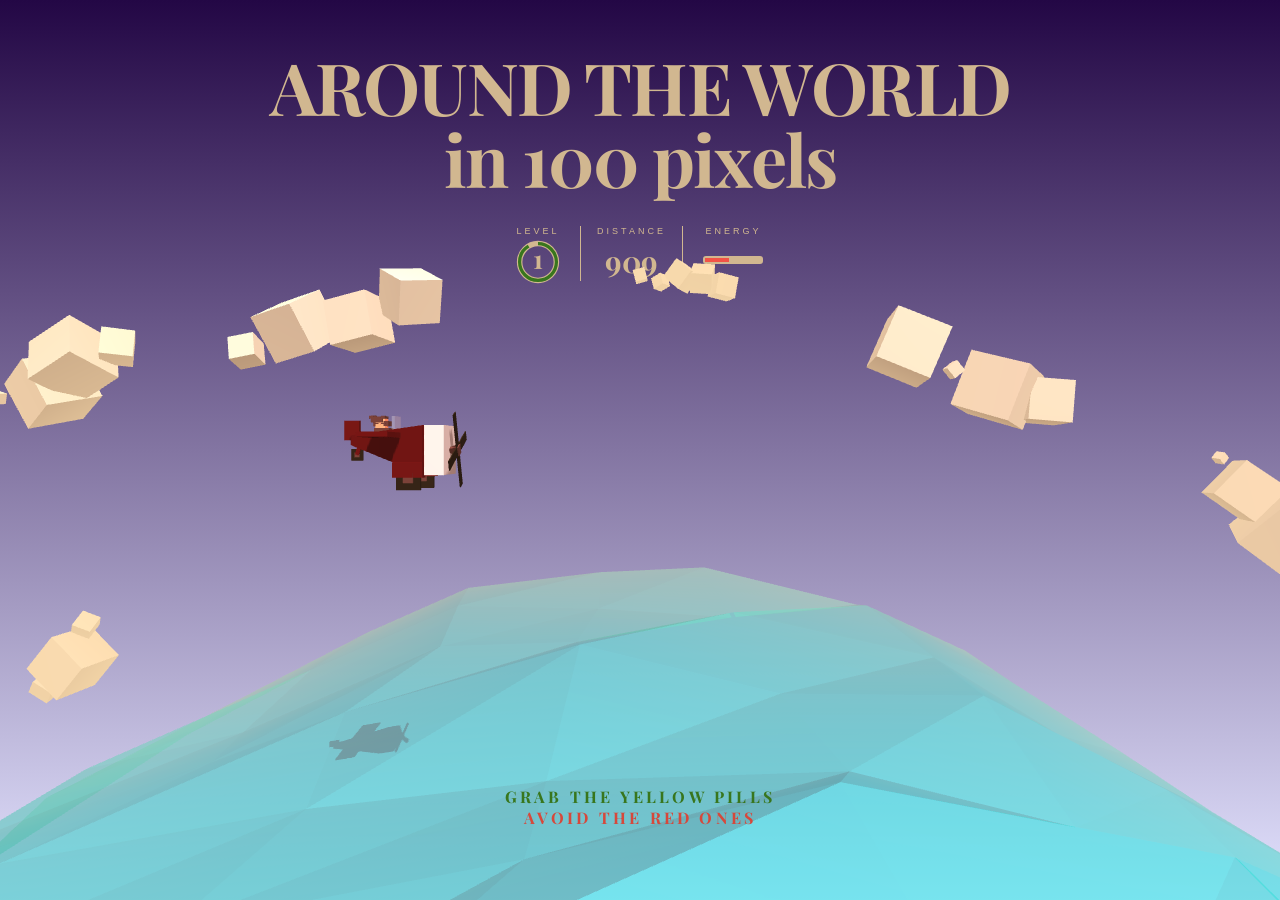
<file: public/game/index.html>
<html>
	<head>
		<meta charset="UTF-8" />
		<meta http-equiv="X-UA-Compatible" content="IE=edge">
		<meta name="viewport" content="width=device-width, initial-scale=1">
		<title>Around the world in a 100 pixels</title>
		<meta name="keywords" content="three.js, webgl, tutorial, game, 3d, animation, airplane, web development, javascript" />
		<meta name="author" content="Somyaa" />
		<link rel="shortcut icon" href="favicon.ico">
		<link href='https://fonts.googleapis.com/css?family=Playfair+Display:400,700,700italic' rel='stylesheet' type='text/css'>
		<link rel="stylesheet" type="text/css" href="css/demo.css" />
		<link rel="stylesheet" type="text/css" href="css/game.css" />
		<script type="text/javascript" src="js/TweenMax.min.js"></script>
		<script type="text/javascript" src="js/three.min.js"></script>
		<script type="text/javascript" src="js/game.js" /></script>
		<!--[if IE]>
		  <script src="http://html5shiv.googlecode.com/svn/trunk/html5.js"></script>
		<![endif]-->
	</head>
	<body>
		<div class="game-holder" id="gameHolder">
			<div class="header">
				<h1><span> </span>AROUND THE WORLD</h1>
				<h1>in 100 pixels</h1>
				<div class="score" id="score">
					<div class="score__content" id="level">
						<div class="score__label">level</div>
						<div class="score__value score__value--level" id="levelValue">1</div>
						<svg class="level-circle" id="levelCircle" viewbox="0 0 200 200">
							<circle id="levelCircleBgr" r="80" cx="100" cy="100" fill="none" stroke="#d1b790" stroke-width="24px" />
							<circle id="levelCircleStroke" r="80" cx="100" cy="100" fill="none" #f25346 stroke="#38761d" stroke-width="14px" stroke-dasharray="502" />
						</svg>
					</div>
					<div class="score__content" id="dist">
						<div class="score__label">distance</div>
						<div class="score__value score__value--dist" id="distValue">000</div>
					</div>
					<div class="score__content" id="energy">
						<div class="score__label">energy</div>
						<div class="score__value score__value--energy" id="energyValue">
							<div class="energy-bar" id="energyBar"></div>
						</div>
					</div>
				</div>
			</div>
			<div class="world" id="world"></div>
			<div class="message message--replay" id="replayMessage">Click to Replay</div>
			<div class="message message--instructions" id="instructions">GRAB THE YELLOW PILLS<span>AVOID THE RED ONES</span></div>
		</div>
		<!-- Demo links 
		<nav class="meta">
			<Link href="www.cyberhertz.in"> Cyberhertz</Link>
			<a class="demo-link" href="src\components">Somya Jha</a>
		</nav>-->
	</body>
</html>
</file>
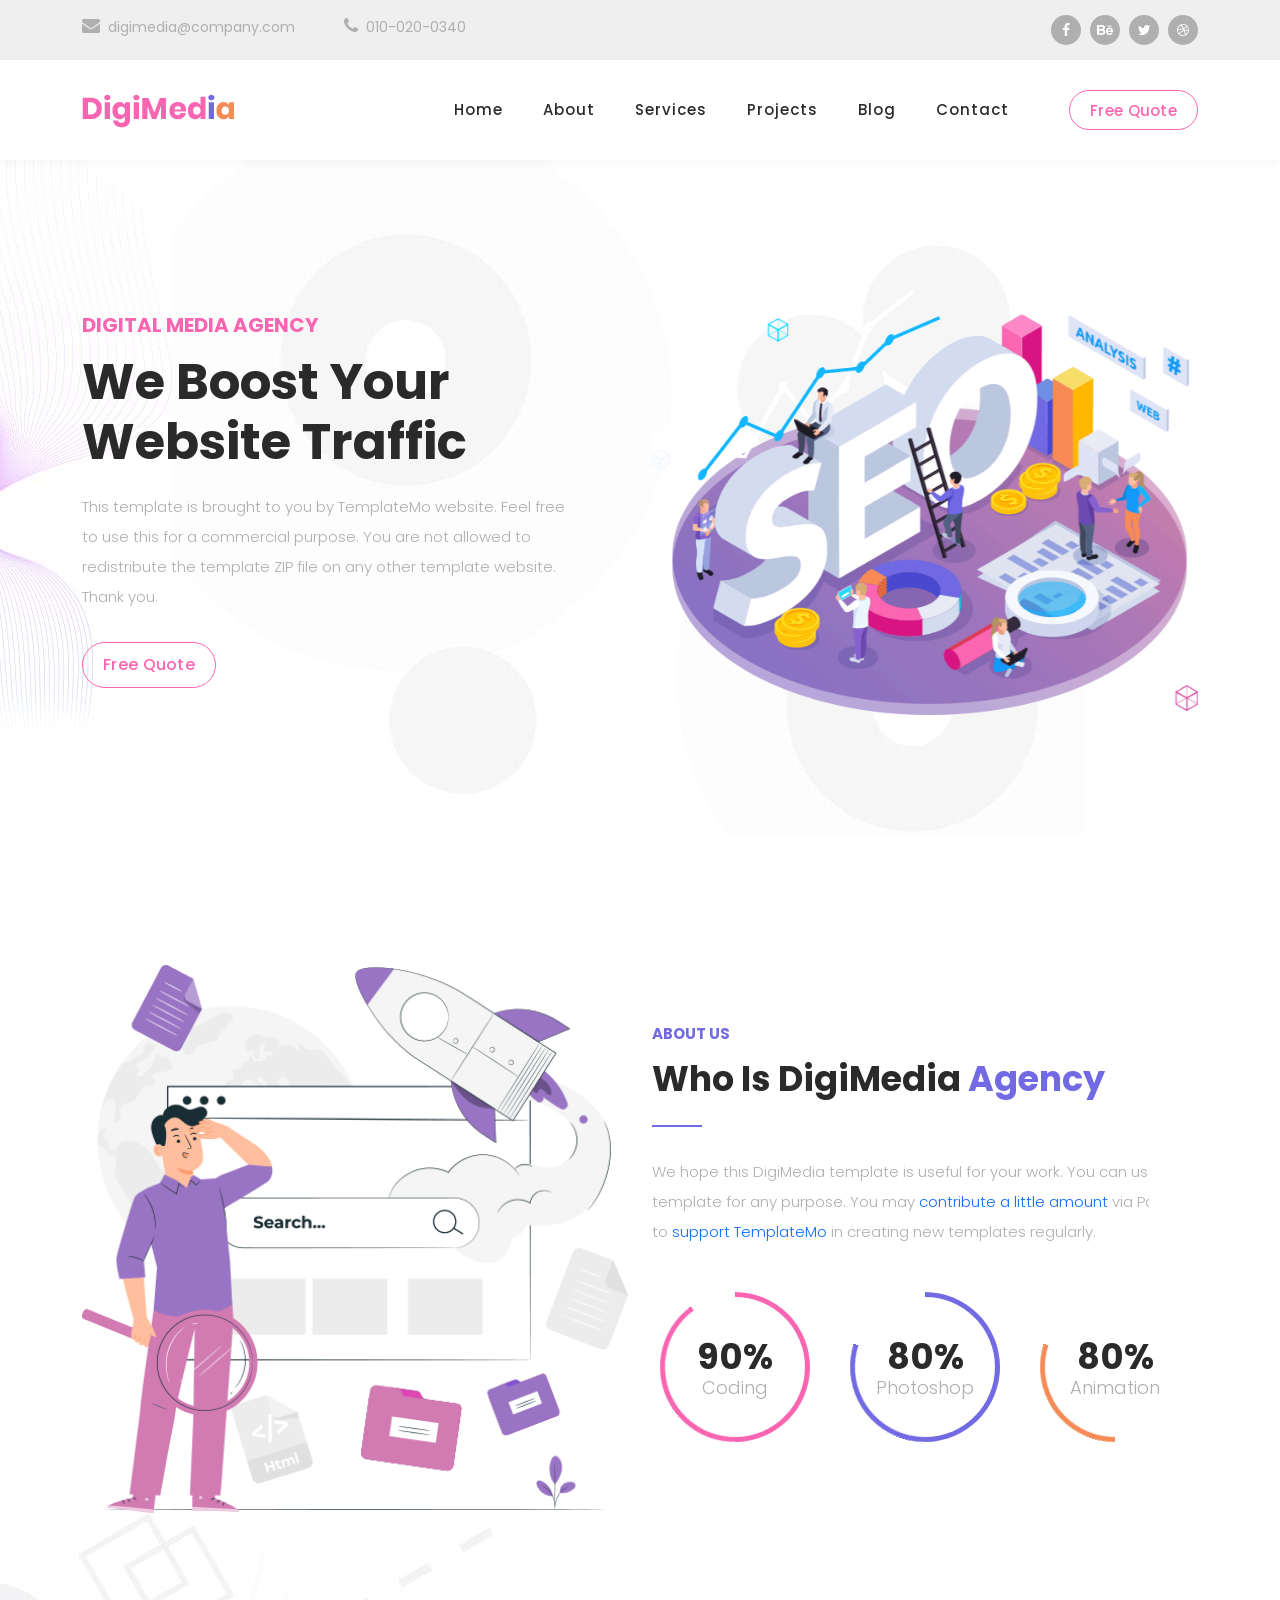
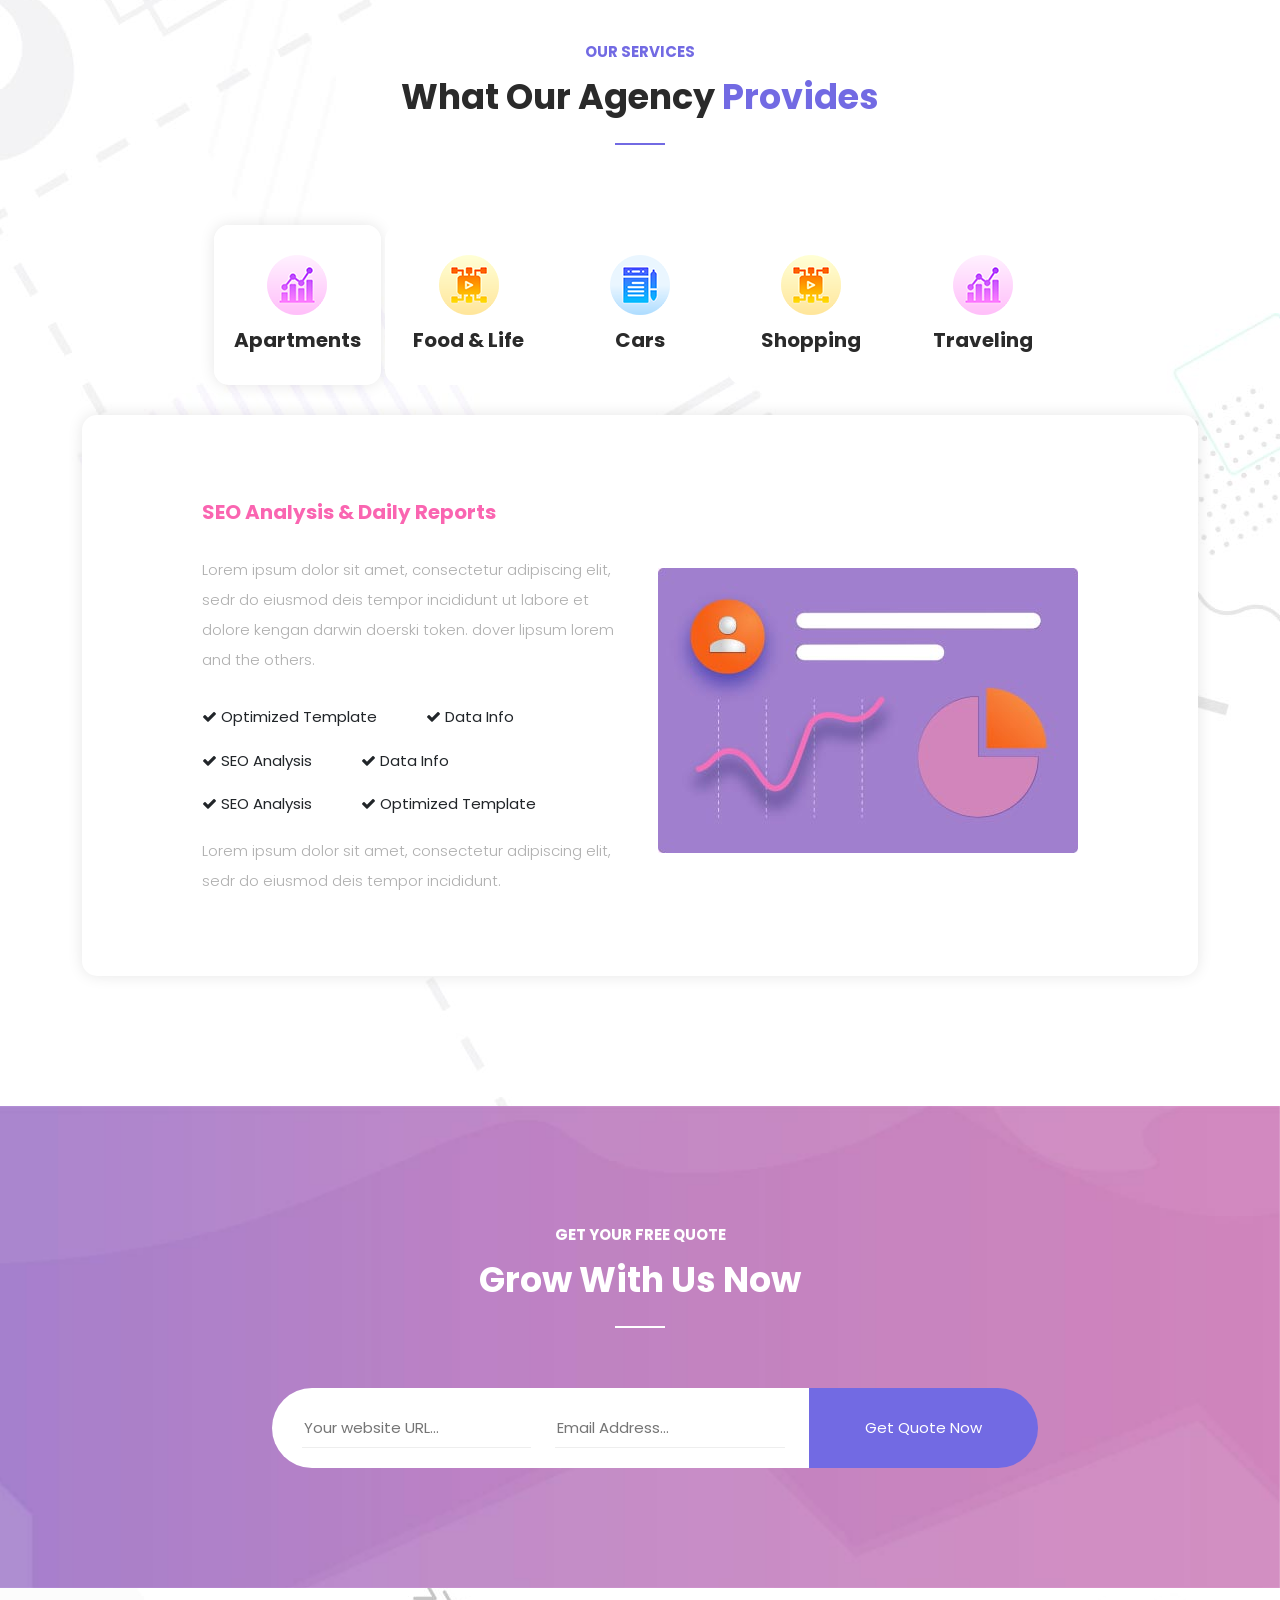
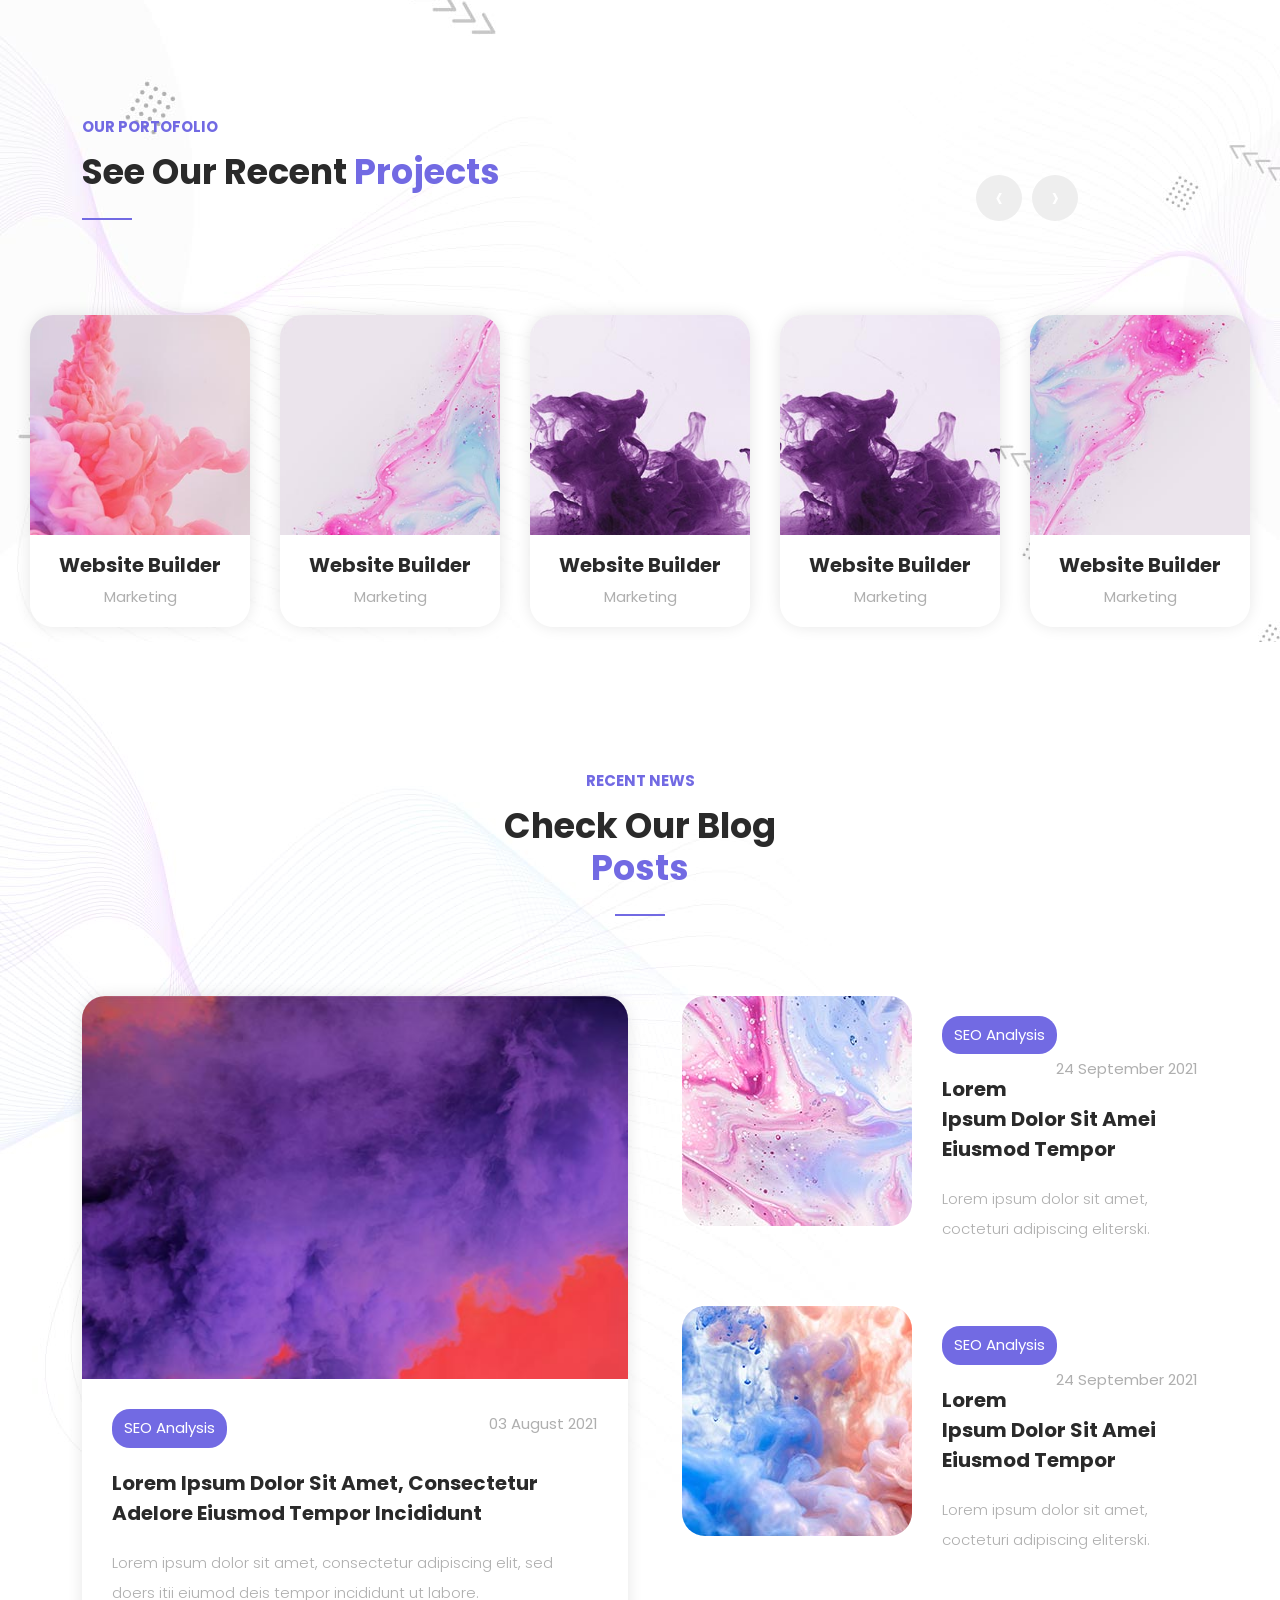
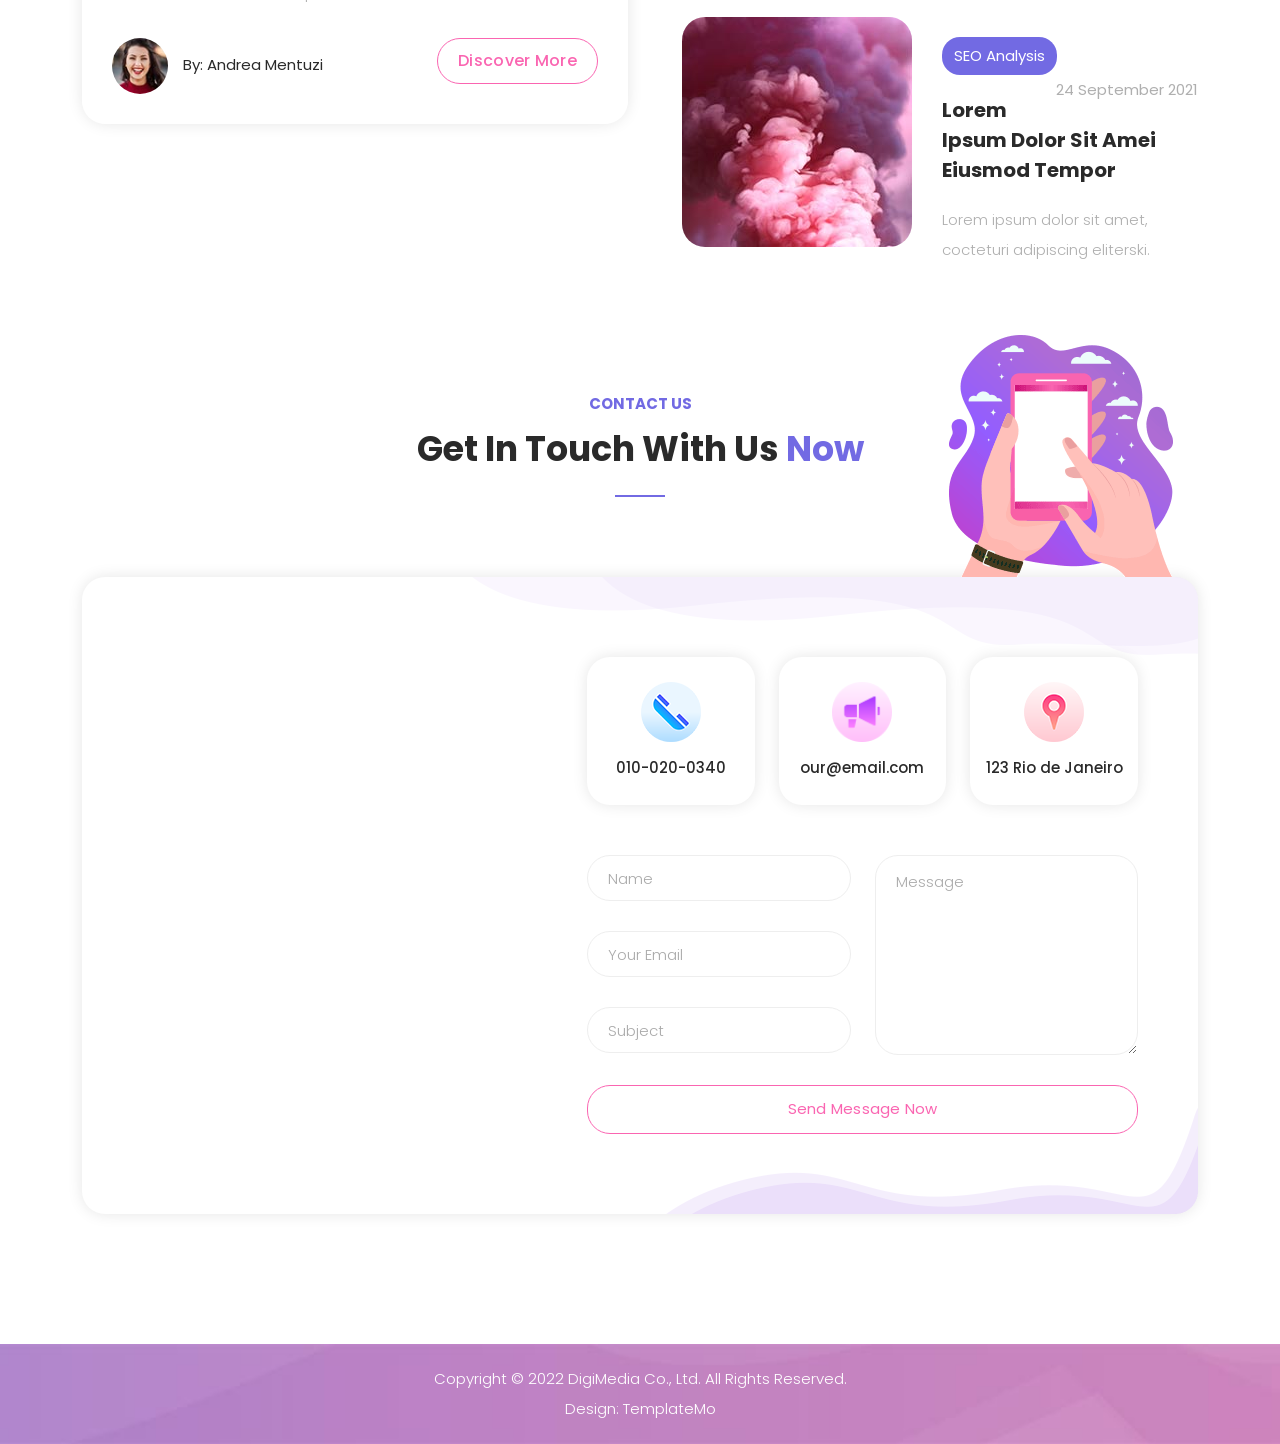
<file: old/homepage_1s.html>
<!DOCTYPE html>
<html lang="en">

  <head>

    <meta charset="UTF-8">
    <meta name="viewport" content="width=device-width, initial-scale=1, shrink-to-fit=no">
    <meta name="description" content="">
    <meta name="author" content="">
    <link rel="preconnect" href="https://fonts.googleapis.com">
    <link rel="preconnect" href="https://fonts.gstatic.com" crossorigin>
    <link href="https://fonts.googleapis.com/css2?family=Poppins:wght@100;200;300;400;500;600;700;800;900&display=swap" rel="stylesheet">

    <title>DigiMedia - Creative SEO HTML5 Template</title>

    <!-- Bootstrap core CSS -->
    <link href="vendor/bootstrap/css/bootstrap.min.css" rel="stylesheet">


    <!-- Additional CSS Files -->
    <link rel="stylesheet" href="assets/css/fontawesome.css">
    <link rel="stylesheet" href="assets/css/templatemo-digimedia-v1.css">
    <link rel="stylesheet" href="assets/css/animated.css">
    <link rel="stylesheet" href="assets/css/owl.css">



    
  </head>

<body>

  <!-- ***** Preloader Start ***** -->
  <div id="js-preloader" class="js-preloader">
    <div class="preloader-inner">
      <span class="dot"></span>
      <div class="dots">
        <span></span>
        <span></span>
        <span></span>
      </div>
    </div>
  </div>
  <!-- ***** Preloader End ***** -->

  <!-- Pre-header Starts -->
  <div class="pre-header">
    <div class="container">
      <div class="row">
        <div class="col-lg-8 col-sm-8 col-7">
          <ul class="info">
            <li><a href="#"><i class="fa fa-envelope"></i>digimedia@company.com</a></li>
            <li><a href="#"><i class="fa fa-phone"></i>010-020-0340</a></li>
          </ul>
        </div>
        <div class="col-lg-4 col-sm-4 col-5">
          <ul class="social-media">
            <li><a href="#"><i class="fa fa-facebook"></i></a></li>
            <li><a href="#"><i class="fa fa-behance"></i></a></li>
            <li><a href="#"><i class="fa fa-twitter"></i></a></li>
            <li><a href="#"><i class="fa fa-dribbble"></i></a></li>
          </ul>
        </div>
      </div>
    </div>
  </div>
  <!-- Pre-header End -->

  <!-- ***** Header Area Start ***** -->
  <header class="header-area header-sticky wow slideInDown" data-wow-duration="0.75s" data-wow-delay="0s">
    <div class="container">
      <div class="row">
        <div class="col-12">
          <nav class="main-nav">
            <!-- ***** Logo Start ***** -->
            <a href="index.html" class="logo">
              <img src="assets/images/logo-v1.png" alt="">
            </a>
            <!-- ***** Logo End ***** -->
            <!-- ***** Menu Start ***** -->
            <ul class="nav">
              <li class="scroll-to-section"><a href="#top" class="active">Home</a></li>
              <li class="scroll-to-section"><a href="#about">About</a></li>
              <li class="scroll-to-section"><a href="#services">Services</a></li>
              <li class="scroll-to-section"><a href="#portfolio">Projects</a></li>
              <li class="scroll-to-section"><a href="#blog">Blog</a></li>
              <li class="scroll-to-section"><a href="#contact">Contact</a></li> 
              <li class="scroll-to-section"><div class="border-first-button"><a href="#contact">Free Quote</a></div></li> 
            </ul>        
            <a class='menu-trigger'>
                <span>Menu</span>
            </a>
            <!-- ***** Menu End ***** -->
          </nav>
        </div>
      </div>
    </div>
  </header>
  <!-- ***** Header Area End ***** -->

  <div class="main-banner wow fadeIn" id="top" data-wow-duration="1s" data-wow-delay="0.5s">
    <div class="container">
      <div class="row">
        <div class="col-lg-12">
          <div class="row">
            <div class="col-lg-6 align-self-center">
              <div class="left-content show-up header-text wow fadeInLeft" data-wow-duration="1s" data-wow-delay="1s">
                <div class="row">
                  <div class="col-lg-12">
                    <h6>Digital Media Agency</h6>
                    <h2>We Boost Your Website Traffic</h2>
                    <p>This template is brought to you by TemplateMo website. Feel free to use this for a commercial purpose. You are not allowed to redistribute the template ZIP file on any other template website. Thank you.</p>
                  </div>
                  <div class="col-lg-12">
                    <div class="border-first-button scroll-to-section">
                      <a href="#contact">Free Quote</a>
                    </div>
                  </div>
                </div>
              </div>
            </div>
            <div class="col-lg-6">
              <div class="right-image wow fadeInRight" data-wow-duration="1s" data-wow-delay="0.5s">
                <img src="assets/images/slider-dec.png" alt="">
              </div>
            </div>
          </div>
        </div>
      </div>
    </div>
  </div>

  <div id="about" class="about section">
    <div class="container">
      <div class="row">
        <div class="col-lg-12">
          <div class="row">
            <div class="col-lg-6">
              <div class="about-left-image  wow fadeInLeft" data-wow-duration="1s" data-wow-delay="0.5s">
                <img src="assets/images/about-dec.png" alt="">
              </div>
            </div>
            <div class="col-lg-6 align-self-center  wow fadeInRight" data-wow-duration="1s" data-wow-delay="0.5s">
              <div class="about-right-content">
                <div class="section-heading">
                  <h6>About Us</h6>
                  <h4>Who is DigiMedia <em>Agency</em></h4>
                  <div class="line-dec"></div>
                </div>
                <p>We hope this DigiMedia template is useful for your work. You can use this template for any purpose. You may <a rel="nofollow" href="http://paypal.me/templatemo" target="_blank">contribute a little amount</a> via PayPal to <a href="https://templatemo.com/contact" target="_blank">support TemplateMo</a> in creating new templates regularly.</p>
                <div class="row">
                  <div class="col-lg-4 col-sm-4">
                    <div class="skill-item first-skill-item wow fadeIn" data-wow-duration="1s" data-wow-delay="0s">
                      <div class="progress" data-percentage="90">
                        <span class="progress-left">
                          <span class="progress-bar"></span>
                        </span>
                        <span class="progress-right">
                          <span class="progress-bar"></span>
                        </span>
                        <div class="progress-value">
                          <div>
                            90%<br>
                            <span>Coding</span>
                          </div>
                        </div>
                      </div>
                    </div>
                  </div>
                  <div class="col-lg-4 col-sm-4">
                    <div class="skill-item second-skill-item wow fadeIn" data-wow-duration="1s" data-wow-delay="0s">
                      <div class="progress" data-percentage="80">
                        <span class="progress-left">
                          <span class="progress-bar"></span>
                        </span>
                        <span class="progress-right">
                          <span class="progress-bar"></span>
                        </span>
                        <div class="progress-value">
                          <div>
                            80%<br>
                            <span>Photoshop</span>
                          </div>
                        </div>
                      </div>
                    </div>
                  </div>
                  <div class="col-lg-4 col-sm-4">
                    <div class="skill-item third-skill-item wow fadeIn" data-wow-duration="1s" data-wow-delay="0s">
                      <div class="progress" data-percentage="80">
                        <span class="progress-left">
                          <span class="progress-bar"></span>
                        </span>
                        <span class="progress-right">
                          <span class="progress-bar"></span>
                        </span>
                        <div class="progress-value">
                          <div>
                            80%<br>
                            <span>Animation</span>
                          </div>
                        </div>
                      </div>
                    </div>
                  </div>
                </div> 
              </div>
            </div>
          </div>
        </div>
      </div>
    </div>
  </div>

  <div id="services" class="services section">
    <div class="container">
      <div class="row">
        <div class="col-lg-12">
          <div class="section-heading  wow fadeInDown" data-wow-duration="1s" data-wow-delay="0.5s">
            <h6>Our Services</h6>
            <h4>What Our Agency <em>Provides</em></h4>
            <div class="line-dec"></div>
          </div>
        </div>
        <div class="col-lg-12">
          <div class="naccs">
            <div class="grid">
              <div class="row">
                <div class="col-lg-12">
                  <div class="menu">
                    <div class="first-thumb active">
                      <div class="thumb">
                        <span class="icon"><img src="assets/images/service-icon-01.png" alt=""></span>
                        Apartments
                      </div>
                    </div>
                    <div>
                      <div class="thumb">                 
                        <span class="icon"><img src="assets/images/service-icon-02.png" alt=""></span>
                        Food &amp; Life
                      </div>
                    </div>
                    <div>
                      <div class="thumb">                 
                        <span class="icon"><img src="assets/images/service-icon-03.png" alt=""></span>
                        Cars
                      </div>
                    </div>
                    <div>
                      <div class="thumb">                 
                        <span class="icon"><img src="assets/images/service-icon-04.png" alt=""></span>
                        Shopping
                      </div>
                    </div>
                    <div class="last-thumb">
                      <div class="thumb">                 
                        <span class="icon"><img src="assets/images/service-icon-01.png" alt=""></span>
                        Traveling
                      </div>
                    </div>
                  </div>
                </div> 
                <div class="col-lg-12">
                  <ul class="nacc">
                    <li class="active">
                      <div>
                        <div class="thumb">
                          <div class="row">
                            <div class="col-lg-6 align-self-center">
                              <div class="left-text">
                                <h4>SEO Analysis &amp; Daily Reports</h4>
                                <p>Lorem ipsum dolor sit amet, consectetur adipiscing elit, sedr do eiusmod deis tempor incididunt ut labore et dolore kengan darwin doerski token.
                                  dover lipsum lorem and the others.</p>
                                <div class="ticks-list"><span><i class="fa fa-check"></i> Optimized Template</span> <span><i class="fa fa-check"></i> Data Info</span> <span><i class="fa fa-check"></i> SEO Analysis</span>
                                  <span><i class="fa fa-check"></i> Data Info</span> <span><i class="fa fa-check"></i> SEO Analysis</span> <span><i class="fa fa-check"></i> Optimized Template</span></div>
                                <p>Lorem ipsum dolor sit amet, consectetur adipiscing elit, sedr do eiusmod deis tempor incididunt.</p>
                              </div>
                            </div>
                            <div class="col-lg-6 align-self-center">
                              <div class="right-image">
                                <img src="assets/images/services-image.jpg" alt="">
                              </div>
                            </div>
                          </div>
                        </div>
                      </div>
                    </li>
                    <li>
                      <div>
                        <div class="thumb">
                          <div class="row">
                            <div class="col-lg-6 align-self-center">
                              <div class="left-text">
                                <h4>Healthy Food &amp; Life</h4>
                                <p>Lorem ipsum dolor sit amet, consectetur adipiscing elit, sedr do eiusmod deis tempor incididunt ut labore et dolore kengan darwin doerski token.
                                  dover lipsum lorem and the others.</p>
                                <div class="ticks-list"><span><i class="fa fa-check"></i> Optimized Template</span> <span><i class="fa fa-check"></i> Data Info</span> <span><i class="fa fa-check"></i> SEO Analysis</span>
                                  <span><i class="fa fa-check"></i> Data Info</span> <span><i class="fa fa-check"></i> SEO Analysis</span> <span><i class="fa fa-check"></i> Optimized Template</span></div>
                                <p>Lorem ipsum dolor sit amet, consectetur adipiscing elit, sedr do eiusmod deis tempor incididunt.</p>
                              </div>
                            </div>
                            <div class="col-lg-6 align-self-center">
                              <div class="right-image">
                                <img src="assets/images/services-image-02.jpg" alt="">
                              </div>
                            </div>
                          </div>
                        </div>
                      </div>
                    </li>
                    <li>
                      <div>
                        <div class="thumb">
                          <div class="row">
                            <div class="col-lg-6 align-self-center">
                              <div class="left-text">
                                <h4>Car Re-search &amp; Transport</h4>
                                <p>Lorem ipsum dolor sit amet, consectetur adipiscing elit, sedr do eiusmod deis tempor incididunt ut labore et dolore kengan darwin doerski token.
                                  dover lipsum lorem and the others.</p>
                                <div class="ticks-list"><span><i class="fa fa-check"></i> Optimized Template</span> <span><i class="fa fa-check"></i> Data Info</span> <span><i class="fa fa-check"></i> SEO Analysis</span>
                                  <span><i class="fa fa-check"></i> Data Info</span> <span><i class="fa fa-check"></i> SEO Analysis</span> <span><i class="fa fa-check"></i> Optimized Template</span></div>
                                <p>Lorem ipsum dolor sit amet, consectetur adipiscing elit, sedr do eiusmod deis tempor incididunt.</p>
                              </div>
                            </div>
                            <div class="col-lg-6 align-self-center">
                              <div class="right-image">
                                <img src="assets/images/services-image-03.jpg" alt="">
                              </div>
                            </div>
                          </div>
                        </div>
                      </div>
                    </li>
                    <li>
                      <div>
                        <div class="thumb">
                          <div class="row">
                            <div class="col-lg-6 align-self-center">
                              <div class="left-text">
                                <h4>Online Shopping &amp; Tracking ID</h4>
                                <p>Lorem ipsum dolor sit amet, consectetur adipiscing elit, sedr do eiusmod deis tempor incididunt ut labore et dolore kengan darwin doerski token.
                                  dover lipsum lorem and the others.</p>
                                <div class="ticks-list"><span><i class="fa fa-check"></i> Optimized Template</span> <span><i class="fa fa-check"></i> Data Info</span> <span><i class="fa fa-check"></i> SEO Analysis</span>
                                  <span><i class="fa fa-check"></i> Data Info</span> <span><i class="fa fa-check"></i> SEO Analysis</span> <span><i class="fa fa-check"></i> Optimized Template</span></div>
                                <p>Lorem ipsum dolor sit amet, consectetur adipiscing elit, sedr do eiusmod deis tempor incididunt.</p>
                              </div>
                            </div>
                            <div class="col-lg-6 align-self-center">
                              <div class="right-image">
                                <img src="assets/images/services-image-04.jpg" alt="">
                              </div>
                            </div>
                          </div>
                        </div>
                      </div>
                    </li>
                    <li>
                      <div>
                        <div class="thumb">
                          <div class="row">
                            <div class="col-lg-6 align-self-center">
                              <div class="left-text">
                                <h4>Enjoy &amp; Travel</h4>
                                <p>Lorem ipsum dolor sit amet, consectetur adipiscing elit, sedr do eiusmod deis tempor incididunt ut labore et dolore kengan darwin doerski token.
                                  dover lipsum lorem and the others.</p>
                                <div class="ticks-list"><span><i class="fa fa-check"></i> Optimized Template</span> <span><i class="fa fa-check"></i> Data Info</span> <span><i class="fa fa-check"></i> SEO Analysis</span>
                                  <span><i class="fa fa-check"></i> Data Info</span> <span><i class="fa fa-check"></i> SEO Analysis</span> <span><i class="fa fa-check"></i> Optimized Template</span></div>
                                <p>Lorem ipsum dolor sit amet, consectetur adipiscing elit, sedr do eiusmod deis tempor incididunt.</p>
                              </div>
                            </div>
                            <div class="col-lg-6 align-self-center">
                              <div class="right-image">
                                <img src="assets/images/services-image.jpg" alt="">
                              </div>
                            </div>
                          </div>
                        </div>
                      </div>
                    </li>
                  </ul>
                </div>          
              </div>
            </div>
          </div>
        </div>
      </div>
    </div>
  </div>

  
  <div id="free-quote" class="free-quote">
    <div class="container">
      <div class="row">
        <div class="col-lg-4 offset-lg-4">
          <div class="section-heading  wow fadeIn" data-wow-duration="1s" data-wow-delay="0.3s">
            <h6>Get Your Free Quote</h6>
            <h4>Grow With Us Now</h4>
            <div class="line-dec"></div>
          </div>
        </div>
        <div class="col-lg-8 offset-lg-2  wow fadeIn" data-wow-duration="1s" data-wow-delay="0.8s">
          <form id="search" action="#" method="GET">
            <div class="row">
              <div class="col-lg-4 col-sm-4">
                <fieldset>
                  <input type="web" name="web" class="website" placeholder="Your website URL..." autocomplete="on" required>
                </fieldset>
              </div>
              <div class="col-lg-4 col-sm-4">
                <fieldset>
                  <input type="address" name="address" class="email" placeholder="Email Address..." autocomplete="on" required>
                </fieldset>
              </div>
              <div class="col-lg-4 col-sm-4">
                <fieldset>
                  <button type="submit" class="main-button">Get Quote Now</button>
                </fieldset>
              </div>
            </div>
          </form>
        </div>
      </div>
    </div>
  </div>


  <div id="portfolio" class="our-portfolio section">
    <div class="container">
      <div class="row">
        <div class="col-lg-5">
          <div class="section-heading wow fadeInLeft" data-wow-duration="1s" data-wow-delay="0.3s">
            <h6>Our Portofolio</h6>
            <h4>See Our Recent <em>Projects</em></h4>
            <div class="line-dec"></div>
          </div>
        </div>
      </div>
    </div>
    <div class="container-fluid wow fadeIn" data-wow-duration="1s" data-wow-delay="0.7s">
      <div class="row">
        <div class="col-lg-12">
          <div class="loop owl-carousel">
            <div class="item">
              <a href="#">
                <div class="portfolio-item">
                <div class="thumb">
                  <img src="assets/images/portfolio-01.jpg" alt="">
                </div>
                <div class="down-content">
                  <h4>Website Builder</h4>
                  <span>Marketing</span>
                </div>
              </div>
              </a>  
            </div>
            <div class="item">
              <a href="#">
                <div class="portfolio-item">
                <div class="thumb">
                  <img src="assets/images/portfolio-01.jpg" alt="">
                </div>
                <div class="down-content">
                  <h4>Website Builder</h4>
                  <span>Marketing</span>
                </div>
              </div>
              </a>  
            </div>
            <div class="item">
              <a href="#">
                <div class="portfolio-item">
                <div class="thumb">
                  <img src="assets/images/portfolio-02.jpg" alt="">
                </div>
                <div class="down-content">
                  <h4>Website Builder</h4>
                  <span>Marketing</span>
                </div>
              </div>
              </a>  
            </div>
            <div class="item">
              <a href="#">
                <div class="portfolio-item">
                <div class="thumb">
                  <img src="assets/images/portfolio-03.jpg" alt="">
                </div>
                <div class="down-content">
                  <h4>Website Builder</h4>
                  <span>Marketing</span>
                </div>
              </div>
              </a>  
            </div>
            <div class="item">
              <a href="#">
                <div class="portfolio-item">
                <div class="thumb">
                  <img src="assets/images/portfolio-04.jpg" alt="">
                </div>
                <div class="down-content">
                  <h4>Website Builder</h4>
                  <span>Marketing</span>
                </div>
              </div>
              </a>  
            </div>
          </div>
        </div>
      </div>
    </div>
  </div>
  
  <div id="blog" class="blog">
    <div class="container">
      <div class="row">
        <div class="col-lg-4 offset-lg-4  wow fadeInDown" data-wow-duration="1s" data-wow-delay="0.3s">
          <div class="section-heading">
            <h6>Recent News</h6>
            <h4>Check Our Blog <em>Posts</em></h4>
            <div class="line-dec"></div>
          </div>
        </div>
        <div class="col-lg-6 show-up wow fadeInUp" data-wow-duration="1s" data-wow-delay="0.3s">
          <div class="blog-post">
            <div class="thumb">
              <a href="#"><img src="assets/images/blog-post-01.jpg" alt=""></a>
            </div>
            <div class="down-content">
              <span class="category">SEO Analysis</span>
              <span class="date">03 August 2021</span>
              <a href="#"><h4>Lorem Ipsum Dolor Sit Amet, Consectetur Adelore
                Eiusmod Tempor Incididunt</h4></a>
              <p>Lorem ipsum dolor sit amet, consectetur adipiscing elit, sed doers itii eiumod deis tempor incididunt ut labore.</p>
              <span class="author"><img src="assets/images/author-post.jpg" alt="">By: Andrea Mentuzi</span>
              <div class="border-first-button"><a href="#">Discover More</a></div>
            </div>
          </div>
        </div>
        <div class="col-lg-6 wow fadeInUp" data-wow-duration="1s" data-wow-delay="0.3s">
          <div class="blog-posts">
            <div class="row">
              <div class="col-lg-12">
                <div class="post-item">
                  <div class="thumb">
                    <a href="#"><img src="assets/images/blog-post-02.jpg" alt=""></a>
                  </div>
                  <div class="right-content">
                    <span class="category">SEO Analysis</span>
                    <span class="date">24 September 2021</span>
                    <a href="#"><h4>Lorem Ipsum Dolor Sit Amei Eiusmod Tempor</h4></a>
                    <p>Lorem ipsum dolor sit amet, cocteturi adipiscing eliterski.</p>
                  </div>
                </div>
              </div>
              <div class="col-lg-12">
                <div class="post-item">
                  <div class="thumb">
                    <a href="#"><img src="assets/images/blog-post-03.jpg" alt=""></a>
                  </div>
                  <div class="right-content">
                    <span class="category">SEO Analysis</span>
                    <span class="date">24 September 2021</span>
                    <a href="#"><h4>Lorem Ipsum Dolor Sit Amei Eiusmod Tempor</h4></a>
                    <p>Lorem ipsum dolor sit amet, cocteturi adipiscing eliterski.</p>
                  </div>
                </div>
              </div>
              <div class="col-lg-12">
                <div class="post-item last-post-item">
                  <div class="thumb">
                    <a href="#"><img src="assets/images/blog-post-04.jpg" alt=""></a>
                  </div>
                  <div class="right-content">
                    <span class="category">SEO Analysis</span>
                    <span class="date">24 September 2021</span>
                    <a href="#"><h4>Lorem Ipsum Dolor Sit Amei Eiusmod Tempor</h4></a>
                    <p>Lorem ipsum dolor sit amet, cocteturi adipiscing eliterski.</p>
                  </div>
                </div>
              </div>
            </div>
          </div>
        </div>
      </div>
    </div>
  </div>  

  <div id="contact" class="contact-us section">
    <div class="container">
      <div class="row">
        <div class="col-lg-6 offset-lg-3">
          <div class="section-heading wow fadeIn" data-wow-duration="1s" data-wow-delay="0.5s">
            <h6>Contact Us</h6>
            <h4>Get In Touch With Us <em>Now</em></h4>
            <div class="line-dec"></div>
          </div>
        </div>
        <div class="col-lg-12 wow fadeInUp" data-wow-duration="0.5s" data-wow-delay="0.25s">
          <form id="contact" action="" method="post">
            <div class="row">
              <div class="col-lg-12">
                <div class="contact-dec">
                  <img src="assets/images/contact-dec.png" alt="">
                </div>
              </div>
              <div class="col-lg-5">
                <div id="map">
                  <iframe src="https://maps.google.com/maps?q=Av.+L%C3%BAcio+Costa,+Rio+de+Janeiro+-+RJ,+Brazil&t=&z=13&ie=UTF8&iwloc=&output=embed" width="100%" height="636px" frameborder="0" style="border:0" allowfullscreen></iframe>
                </div>
              </div>
              <div class="col-lg-7">
                <div class="fill-form">
                  <div class="row">
                    <div class="col-lg-4">
                      <div class="info-post">
                        <div class="icon">
                          <img src="assets/images/phone-icon.png" alt="">
                          <a href="#">010-020-0340</a>
                        </div>
                      </div>
                    </div>
                    <div class="col-lg-4">
                      <div class="info-post">
                        <div class="icon">
                          <img src="assets/images/email-icon.png" alt="">
                          <a href="#">our@email.com</a>
                        </div>
                      </div>
                    </div>
                    <div class="col-lg-4">
                      <div class="info-post">
                        <div class="icon">
                          <img src="assets/images/location-icon.png" alt="">
                          <a href="#">123 Rio de Janeiro</a>
                        </div>
                      </div>
                    </div>
                    <div class="col-lg-6">
                      <fieldset>
                        <input type="name" name="name" id="name" placeholder="Name" autocomplete="on" required>
                      </fieldset>
                      <fieldset>
                        <input type="text" name="email" id="email" pattern="[^ @]*@[^ @]*" placeholder="Your Email" required="">
                      </fieldset>
                      <fieldset>
                        <input type="subject" name="subject" id="subject" placeholder="Subject" autocomplete="on">
                      </fieldset>
                    </div>
                    <div class="col-lg-6">
                      <fieldset>
                        <textarea name="message" type="text" class="form-control" id="message" placeholder="Message" required=""></textarea>  
                      </fieldset>
                    </div>
                    <div class="col-lg-12">
                      <fieldset>
                        <button type="submit" id="form-submit" class="main-button ">Send Message Now</button>
                      </fieldset>
                    </div>
                  </div>
                </div>
              </div>
            </div>
          </form>
        </div>
      </div>
    </div>
  </div>

  <footer>
    <div class="container">
      <div class="row">
        <div class="col-lg-12">
          <p>Copyright © 2022 DigiMedia Co., Ltd. All Rights Reserved. 
          <br>Design: <a href="https://templatemo.com" target="_parent" title="free css templates">TemplateMo</a></p>
        </div>
      </div>
    </div>
  </footer>


  <!-- Scripts -->
  <script src="vendor/jquery/jquery.min.js"></script>
  <script src="vendor/bootstrap/js/bootstrap.bundle.min.js"></script>
  <script src="assets/js/owl-carousel.js"></script>
  <script src="assets/js/animation.js"></script>
  <script src="assets/js/imagesloaded.js"></script>
  <script src="assets/js/custom.js"></script>

</body>
</html>
</file>
<file: public/game/css/demo.css>
@font-face {
	font-family: 'codropsicons';
	font-weight: normal;
	font-style: normal;
	src: url('../fonts/codropsicons/codropsicons.eot');
	src: url('../fonts/codropsicons/codropsicons.eot?#iefix') format('embedded-opentype'), url('../fonts/codropsicons/codropsicons.woff') format('woff'), url('../fonts/codropsicons/codropsicons.ttf') format('truetype'), url('../fonts/codropsicons/codropsicons.svg#codropsicons') format('svg');
}

*,
*::after,
*::before {
	-webkit-box-sizing: border-box;
	box-sizing: border-box;
}

body {
	font-family: 'Avenir Next', Avenir, 'Helvetica Neue', Helvetica, Arial, sans-serif;
	margin: 0;
	color: #444;
	background: #f6f6f6;
}

a {
	text-decoration: none;
	color: #d1b790;
	outline: none;
}

a:hover,
a:focus {
	color: #bba077;
	outline: none;
}


/* Top Navigation Style */

.meta {
	font-size: 0.75em;
	line-height: 1;
	position: absolute;
	top: 1em;
	left: 1em;
	display: -webkit-flex;
	display: flex;
	-webkit-flex-wrap: wrap;
	flex-wrap: wrap;
	white-space: nowrap;
	border-top: 1px solid #d1b790;
}

.meta::after {
	content: '';
	position: absolute;
	top: 0;
	right: 0;
	width: 1px;
	height: 100%;
	background: #d1b790;
}

.meta a {
	display: block;
	padding: 1em 1.35em;
	border: 1px solid #d1b790;
	border-top: 0;
}

.meta a:not(:last-child) {
	border-right: 0;
}

.codrops-icon {
	width: 4em;
}

.codrops-icon span {
	display: none;
}

.codrops-icon::before {
	font-family: 'codropsicons';
	font-size: 1.15em;
	font-weight: normal;
	font-style: normal;
	font-variant: normal;
	line-height: 1;
	text-transform: none;
	speak: none;
	-webkit-font-smoothing: antialiased;
}

.codrops-icon--drop::before {
	content: '\e001';
	color: #09c;
}

.codrops-icon--prev::before {
	content: '\e004';
}


/* Demo links */

.demo-link {
	font-family: 'Playfair Display';
	font-weight: bold;
	text-align: center;
	letter-spacing: 0.2em;
	text-transform: uppercase;
}

.demo-link--current {
	color: #bba077;
}

@media screen and (max-width:40em) {
	.meta {
		right: 1em;
	}
	.demo-link {
		-webkit-flex: 1;
		flex: 1;
	}
}
</file>
<file: public/game/css/game.css>
.game-holder {
	position: absolute;
	width: 100%;
	height: 100%;
	background: -webkit-linear-gradient(#230745, #e3e3ff);
	background: linear-gradient(#230745, #e3e3ff);
}

.world {
	position: absolute;
	overflow: hidden;
	width: 100%;
	height: 100%;
}

.header {
	position: absolute;
	top: 8vh;
	left: 0;
	width: 100%;
	text-align: center;
	pointer-events: none;
}

.header h1 {
	font-family: 'Playfair Display';
	font-size: 4.5em;
	line-height: 1;
	margin: 0;
	letter-spacing: -0.025em;
	color: #d1b790;
}

.header h1 span {
	font-size: 0.2em;
	font-style: italic;
	display: block;
	margin: 0 0 -1.5em -7em;
	letter-spacing: 0px;
}

.header h2 {
	font-size: 0.585em;
	margin: 0.25em 0;
	white-space: nowrap;
	text-indent: 1em;
	letter-spacing: 1em;
	text-transform: uppercase;
	color: #d6483b;
}

.score {
	width: 100%;
	margin: 2em 0 0;
	text-align: center;
	white-space: nowrap;
}

.score__content {
	position: relative;
	display: inline-block;
	padding: 0 1em;
	vertical-align: top;
}

.score__content:nth-child(2) {
	border-right: 1px solid #d1b790;
	border-left: 1px solid #d1b790;
}

.score__label {
	font-size: 9px;
	position: relative;
	margin: 0 0 0.5em 0;
	text-align: center;
	letter-spacing: 3px;
	text-transform: uppercase;
	color: #d1b790;
}

.score__value {
	font-family: 'Playfair Display';
	font-weight: bold;
	color: #d1b790;
}

.score__value--level {
	font-size: 26px;
}

.score__value--dist {
	font-size: 30px;
}

.level-circle {
	position: absolute;
	left: 50%;
	width: 46px;
	margin: -37px 0 0 -23px;
	-webkit-transform: rotate(-90deg);
	transform: rotate(-90deg);
}

.score__value--energy {
	position: relative;
	width: 60px;
	height: 8px;
	margin-top: 20px;
	border-radius: 3px;
	background-color: #d1b790;
}

.energy-bar {
	position: absolute;
	top: 0;
	right: 0;
	bottom: 0;
	left: 0;
	margin: 2px;
	background-color: #f25346;
	-webkit-animation-name: none;
	animation-name: none;
	-webkit-animation-duration: 150ms;
	animation-duration: 150ms;
	-webkit-animation-iteration-count: infinite;
	animation-iteration-count: infinite;
}

.message {
	font-weight: bold;
	position: absolute;
	left: 0;
	width: 100%;
	text-align: center;
	text-transform: uppercase;
	pointer-events: none;
}

.message--replay {
	font-size: 1.25vw;
	bottom: 40vh;
	display: none;
	text-indent: 0.5em;
	letter-spacing: 0.5em;
	color: #d1b790;
}

.message--instructions {
	font-family: 'Playfair Display';
	font-size: 1em;
	bottom: 8vh;
	letter-spacing: 0.2em;
	color: #38761d;
}

.message--instructions span {
	display: block;
	color: #d6483b;
	white-space: nowrap;
}

@-webkit-keyframes blinking {
	0% { opacity: 1; }
	50% { opacity: 0; }
	100% { opacity: 1; }
}

@keyframes blinking {
	0% { opacity: 1; }
	50% { opacity: 0; }
	100% { opacity: 1; }
}

@media screen and (max-width: 40em) {
	.header {
		font-size: 0.75em;
		top: 6.5em;
	}
	.header h2 {
		letter-spacing: 0.65em;
	}
}
</file>
<file: old/assets/css/templatemo-digimedia-v1.css>
/* ---------------------------------------------
Table of contents
------------------------------------------------
01. font & reset css
02. reset
03. global styles
04. header
05. banner
06. features
07. testimonials
08. contact
09. footer
10. preloader
11. search
12. portfolio

--------------------------------------------- */
/* 
---------------------------------------------
font & reset css
--------------------------------------------- 
*/
/* 
---------------------------------------------
reset
--------------------------------------------- 
*/
html, body, div, span, applet, object, iframe, h1, h2, h3, h4, h5, h6, p, blockquote, div
pre, a, abbr, acronym, address, big, cite, code, del, dfn, em, font, img, ins, kbd, q,
s, samp, small, strike, strong, sub, sup, tt, var, b, u, i, center, dl, dt, dd, ol, ul, li,
figure, header, nav, section, article, aside, footer, figcaption {
  margin: 0;
  padding: 0;
  border: 0;
  outline: 0;
}

/* clear fix */
.grid:after {
  content: '';
  display: block;
  clear: both;
}

/* ---- .grid-item ---- */

.grid-sizer,
.grid-item {
  width: 50%;
}

.grid-item {
  float: left;
}

.grid-item img {
  display: block;
  max-width: 100%;
}

.clearfix:after {
  content: ".";
  display: block;
  clear: both;
  visibility: hidden;
  line-height: 0;
  height: 0;
}

.clearfix {
  display: inline-block;
}

html[xmlns] .clearfix {
  display: block;
}

* html .clearfix {
  height: 1%;
}

ul, li {
  padding: 0;
  margin: 0;
  list-style: none;
}

header, nav, section, article, aside, footer, hgroup {
  display: block;
}

* {
  box-sizing: border-box;
}

html, body {
  font-family: 'Poppins', sans-serif;
  font-weight: 400;
  background-color: #fff;
  -ms-text-size-adjust: 100%;
  -webkit-font-smoothing: antialiased;
  -moz-osx-font-smoothing: grayscale;
}

a {
  text-decoration: none !important;
}

h1, h2, h3, h4, h5, h6 {
  margin-top: 0px;
  margin-bottom: 0px;
}

ul {
  margin-bottom: 0px;
}

p {
  font-size: 15px;
  line-height: 30px;
  font-weight: 300;
  color: #afafaf;
}

img {
  width: 100%;
  overflow: hidden;
}

/* 
---------------------------------------------
global styles
--------------------------------------------- 
*/
html,
body {
  background: #fff;
  font-family: 'Poppins', sans-serif;
}

::selection {
  background: #fa65b1;
  color: #fff !important;
}

::-moz-selection {
  background: #fa65b1;
  color: #fff !important;
}

@media (max-width: 991px) {
  html, body {
    overflow-x: hidden;
  }
  .mobile-top-fix {
    margin-top: 30px;
    margin-bottom: 0px;
  }
  .mobile-bottom-fix {
    margin-bottom: 30px;
  }
  .mobile-bottom-fix-big {
    margin-bottom: 60px;
  }
}

.page-section {
  margin-top: 120px;
}

.section-heading {
  position: relative;
  z-index: 2;
}

.section-heading h6 {
  font-size: 15px;
  font-weight: 700;
  color: #726ae3;
  text-transform: uppercase;
  margin-bottom: 15px;
}

.section-heading h4 {
  color: #2a2a2a;
  font-size: 35px;
  font-weight: 700;
  text-transform: capitalize;
  margin-bottom: 25px;
}

.section-heading h4 em {
  font-style: normal;
  color: #726ae3;
}

.section-heading .line-dec {
  width: 50px;
  height: 2px;
  background-color: #726ae3;
}

.border-first-button a {
  display: inline-block !important;
  padding: 10px 20px !important;
  color: #fa65b1 !important;
  border: 1px solid #fa65b1 !important;
  border-radius: 23px;
  font-weight: 500 !important;
  letter-spacing: 0.3px !important;
  transition: all .5s;
}

.border-first-button a:hover {
  background-color: #fa65b1;
  color: #fff !important;
}


/* 
---------------------------------------------
intro
--------------------------------------------- 
*/


.intro-banner {
  text-align: center;
  padding-top: 200px;margin-bottom: 100px;
  position: relative;
}

.intro-banner:after {
  content: '';
  background-image: url(../images/slider-left-dec.jpg);
  background-repeat: no-repeat;
  position: absolute;
  left: 0;
  top: 0px;
  width: 262px;
  height: 625px;
  z-index: 1;
}
/*
.intro-banner:before {
  content: '';
  background-image: url(../images/slider-right-dec.jpg);
  background-repeat: no-repeat;
  position: absolute;
  right: 0;
  top: 0px;
  width: 1159px;
  height: 797px;
  z-index: 2;
}
*/

.intro-banner img {
  max-width: 152px;
  margin-bottom: 30px;
}

.intro-banner h1 {
  font-size: 36px;
  font-weight: 600;
  text-transform: uppercase;
  margin-bottom: 30px;
  position: relative; 
  z-index: 2;
}

.intro-banner h4 {
  font-size: 20px;
  text-transform: capitalize;
  font-weight: 400;
  margin-bottom: 20px;
  position: relative; 
  z-index: 2;
}

.intro-banner a {
  display: inline-block !important;
  padding: 10px 20px !important;
  color: #fa65b1 !important;
  border: 1px solid #fa65b1 !important;
  border-radius: 23px;
  font-weight: 500 !important;
  letter-spacing: 0.3px !important;
  transition: all .5s;
  position: relative; 
  z-index: 2;
}

.intro-banner a:hover {
  background-color: #fa65b1;
  color: #fff !important;
}

.demos {
  padding-top: 60px;
}

.demo-item {
  position: relative;
  z-index: 2;
}

.demos img {
  transition: all .5s;
  border-radius: 23px;
}

.demos img:hover {
  opacity: 1;
  box-shadow: 0px 0px 15px rgba(0,0,0,0.25);
}

.demos h4 {
  text-align: center;
  font-size: 20px;
  margin-top: 30px;
  font-weight: 700;
  text-transform: uppercase;
}


/* 
---------------------------------------------
header
--------------------------------------------- 
*/

.pre-header {
  background-color: #efefef;
  height: 60px;
  padding: 15px 0px;
}

.pre-header ul li {
  display: inline-block;
}

.pre-header ul.info li {
  margin-right: 45px;
}

.pre-header ul.info li a {
  color: #afafaf;
  font-size: 14px;
  transition: all .3s;
}

.pre-header ul.info li a:hover {
  color: #fa65b1;
}

.pre-header ul.info li a i {
  font-size: 18px;
  margin-right: 8px;
}

.pre-header ul.social-media {
  text-align: right;
}

.pre-header ul.social-media li {
  margin-left: 5px;
}

.pre-header ul.social-media li a {
  background-color: #afafaf;
  color: #fff;
  display: inline-block;
  width: 30px;
  height: 30px;
  line-height: 30px;
  text-align: center;
  border-radius: 50%;
  font-size: 14px;
  transition: all .3s;
}

.pre-header ul.social-media li a:hover {
  background-color: #fa65b1;
}

.background-header {
  background-color: #fff!important;
  height: 80px!important;
  position: fixed!important;
  top: 0px;
  left: 0px;
  right: 0px;
  box-shadow: 0px 5px 8px rgba(0,0,0,0.03);
}

.background-header .logo,
.background-header .main-nav .nav li a {
  color: #fff;
}

.background-header .main-nav .nav li:hover a {
  color: #fa65b1;
}

.background-header .nav li a.active {
  position: relative;
  color: #fff;
}

.background-header .nav li a.active:after {
  position: absolute;
  width: 100%;
  height: 1px;
  background-color: #fa65b1;
  content: '';
  left: 50%;
  bottom: -20px;
  transform: translateX(-50%);
}

.background-header .nav li:last-child a.active:after {
  background-color: transparent;
}

.header-area {
  background-color: #fff;
  box-shadow: 0px 5px 8px rgba(0,0,0,0.03);
  position: absolute;
  left: 0px;
  right: 0px;
  z-index: 100;
  height: 100px;
  -webkit-transition: all .5s ease 0s;
  -moz-transition: all .5s ease 0s;
  -o-transition: all .5s ease 0s;
  transition: all .5s ease 0s;
}

.header-area .main-nav {
  min-height: 80px;
  background: transparent;
}

.header-area .main-nav .logo {
  float: left;
  -webkit-transition: all 0.3s ease 0s;
  -moz-transition: all 0.3s ease 0s;
  -o-transition: all 0.3s ease 0s;
  transition: all 0.3s ease 0s;
}

.header-area .main-nav .logo {
    line-height: 100px;
    float: left;
    -webkit-transition: all 0.3s ease 0s;
    -moz-transition: all 0.3s ease 0s;
    -o-transition: all 0.3s ease 0s;
    transition: all 0.3s ease 0s;
}

.background-header .main-nav .logo {
  line-height: 80px;
}

.background-header .main-nav .nav {
  margin-top: 20px !important;
}

.header-area .main-nav .nav {
  float: right;
  margin-top: 30px;
  margin-right: 0px;
  background-color: transparent;
  -webkit-transition: all 0.3s ease 0s;
  -moz-transition: all 0.3s ease 0s;
  -o-transition: all 0.3s ease 0s;
  transition: all 0.3s ease 0s;
  position: relative;
  z-index: 999;
}

.header-area .main-nav .nav li {
  padding-left: 20px;
  padding-right: 20px;
}

.header-area .main-nav .nav li:last-child {
  padding-right: 0px;
  padding-left: 40px;
}

.header-area .main-nav .nav li:last-child a ,
.background-header .main-nav .nav li:last-child a {
  padding: 0px 20px !important;
  font-weight: 400;
}

.header-area .main-nav .nav li:last-child a:hover ,
.background-header .main-nav .nav li:last-child a:hover {
  color: #fff !important;
}

.header-area .main-nav .nav li a {
  display: block;
  font-weight: 500;
  font-size: 15px;
  color: #2a2a2a;
  text-transform: capitalize;
  -webkit-transition: all 0.3s ease 0s;
  -moz-transition: all 0.3s ease 0s;
  -o-transition: all 0.3s ease 0s;
  transition: all 0.3s ease 0s;
  height: 40px;
  line-height: 40px;
  border: transparent;
  letter-spacing: 1px;
}

.header-area .main-nav .nav li:hover a,
.header-area .main-nav .nav li a.active {
  color: #fa65b1!important;
}

.background-header .main-nav .nav li:hover a,
.background-header .main-nav .nav li a.active {
  color: #fa65b1!important;
  opacity: 1;
}

.header-area .main-nav .nav li.submenu {
  position: relative;
  padding-right: 30px;
}

.header-area .main-nav .nav li.submenu:after {
  font-family: FontAwesome;
  content: "\f107";
  font-size: 12px;
  color: #2a2a2a;
  position: absolute;
  right: 18px;
  top: 12px;
}

.background-header .main-nav .nav li.submenu:after {
  color: #2a2a2a;
}

.header-area .main-nav .nav li.submenu ul {
  position: absolute;
  width: 200px;
  box-shadow: 0 2px 28px 0 rgba(0, 0, 0, 0.06);
  overflow: hidden;
  top: 50px;
  opacity: 0;
  transform: translateY(+2em);
  visibility: hidden;
  z-index: -1;
  transition: all 0.3s ease-in-out 0s, visibility 0s linear 0.3s, z-index 0s linear 0.01s;
}

.header-area .main-nav .nav li.submenu ul li {
  margin-left: 0px;
  padding-left: 0px;
  padding-right: 0px;
}

.header-area .main-nav .nav li.submenu ul li a {
  opacity: 1;
  display: block;
  background: #f7f7f7;
  color: #2a2a2a!important;
  padding-left: 20px;
  height: 40px;
  line-height: 40px;
  -webkit-transition: all 0.3s ease 0s;
  -moz-transition: all 0.3s ease 0s;
  -o-transition: all 0.3s ease 0s;
  transition: all 0.3s ease 0s;
  position: relative;
  font-size: 13px;
  font-weight: 400;
  border-bottom: 1px solid #eee;
}

.header-area .main-nav .nav li.submenu ul li a:hover {
  background: #fff;
  color: #fa65b1!important;
  padding-left: 25px;
}

.header-area .main-nav .nav li.submenu ul li a:hover:before {
  width: 3px;
}

.header-area .main-nav .nav li.submenu:hover ul {
  visibility: visible;
  opacity: 1;
  z-index: 1;
  transform: translateY(0%);
  transition-delay: 0s, 0s, 0.3s;
}

.header-area .main-nav .menu-trigger {
  cursor: pointer;
  display: block;
  position: absolute;
  top: 33px;
  width: 32px;
  height: 40px;
  text-indent: -9999em;
  z-index: 99;
  right: 40px;
  display: none;
}

.background-header .main-nav .menu-trigger {
  top: 23px;
}

.header-area .main-nav .menu-trigger span,
.header-area .main-nav .menu-trigger span:before,
.header-area .main-nav .menu-trigger span:after {
  -moz-transition: all 0.4s;
  -o-transition: all 0.4s;
  -webkit-transition: all 0.4s;
  transition: all 0.4s;
  background-color: #2a2a2a;
  display: block;
  position: absolute;
  width: 30px;
  height: 2px;
  left: 0;
}

.background-header .main-nav .menu-trigger span,
.background-header .main-nav .menu-trigger span:before,
.background-header .main-nav .menu-trigger span:after {
  background-color: #2a2a2a;
}

.header-area .main-nav .menu-trigger span:before,
.header-area .main-nav .menu-trigger span:after {
  -moz-transition: all 0.4s;
  -o-transition: all 0.4s;
  -webkit-transition: all 0.4s;
  transition: all 0.4s;
  background-color: #2a2a2a;
  display: block;
  position: absolute;
  width: 30px;
  height: 2px;
  left: 0;
  width: 75%;
}

.background-header .main-nav .menu-trigger span:before,
.background-header .main-nav .menu-trigger span:after {
  background-color: #2a2a2a;
}

.header-area .main-nav .menu-trigger span:before,
.header-area .main-nav .menu-trigger span:after {
  content: "";
}

.header-area .main-nav .menu-trigger span {
  top: 16px;
}

.header-area .main-nav .menu-trigger span:before {
  -moz-transform-origin: 33% 100%;
  -ms-transform-origin: 33% 100%;
  -webkit-transform-origin: 33% 100%;
  transform-origin: 33% 100%;
  top: -10px;
  z-index: 10;
}

.header-area .main-nav .menu-trigger span:after {
  -moz-transform-origin: 33% 0;
  -ms-transform-origin: 33% 0;
  -webkit-transform-origin: 33% 0;
  transform-origin: 33% 0;
  top: 10px;
}

.header-area .main-nav .menu-trigger.active span,
.header-area .main-nav .menu-trigger.active span:before,
.header-area .main-nav .menu-trigger.active span:after {
  background-color: transparent;
  width: 100%;
}

.header-area .main-nav .menu-trigger.active span:before {
  -moz-transform: translateY(6px) translateX(1px) rotate(45deg);
  -ms-transform: translateY(6px) translateX(1px) rotate(45deg);
  -webkit-transform: translateY(6px) translateX(1px) rotate(45deg);
  transform: translateY(6px) translateX(1px) rotate(45deg);
  background-color: #2a2a2a;
}

.background-header .main-nav .menu-trigger.active span:before {
  background-color: #2a2a2a;
}

.header-area .main-nav .menu-trigger.active span:after {
  -moz-transform: translateY(-6px) translateX(1px) rotate(-45deg);
  -ms-transform: translateY(-6px) translateX(1px) rotate(-45deg);
  -webkit-transform: translateY(-6px) translateX(1px) rotate(-45deg);
  transform: translateY(-6px) translateX(1px) rotate(-45deg);
  background-color: #2a2a2a;
}

.background-header .main-nav .menu-trigger.active span:after {
  background-color: #2a2a2a;
}

.header-area.header-sticky {
  min-height: 80px;
}

.header-area .nav {
  margin-top: 30px;
}

.header-area.header-sticky .nav li a.active {
  color: #fa65b1;
}

@media (max-width: 1200px) {
  .header-area .main-nav .nav li {
    padding-left: 12px;
    padding-right: 12px;
  }
  .header-area .main-nav:before {
    display: none;
  }
}

@media (max-width: 992px) {
  .header-area .main-nav .nav li:last-child  ,
  .background-header .main-nav .nav li:last-child {
    display: none;
  }
  .header-area .main-nav .nav li:nth-child(6),
  .background-header .main-nav .nav li:nth-child(6) {
    padding-right: 0px;
  }
  .background-header .nav li a.active:after {
    display: none;
  }
}

@media (max-width: 767px) {
  .pre-header ul.info li:last-child {
    display: none;
  }
  .background-header .main-nav .nav {
    margin-top: 80px !important;
  }
  .header-area .main-nav .logo {
    color: #1e1e1e;
  }
  .header-area.header-sticky .nav li a:hover,
  .header-area.header-sticky .nav li a.active {
    color: #fa65b1!important;
    opacity: 1;
  }
  .header-area.header-sticky .nav li.search-icon a {
    width: 100%;
  }
  .header-area {
    background-color: #fff;
    padding: 0px 15px;
    height: 100px;
    box-shadow: none;
    text-align: center;
    box-shadow: 0px 5px 8px rgba(0,0,0,0.03);
  }
  .header-area .container {
    padding: 0px;
  }
  .header-area .logo {
    margin-left: 30px;
  }
  .header-area .menu-trigger {
    display: block !important;
  }
  .header-area .main-nav {
    overflow: hidden;
  }
  .header-area .main-nav .nav {
    float: none;
    width: 100%;
    display: none;
    -webkit-transition: all 0s ease 0s;
    -moz-transition: all 0s ease 0s;
    -o-transition: all 0s ease 0s;
    transition: all 0s ease 0s;
    margin-left: 0px;
  }
  .background-header .nav {
    margin-top: 80px;
  }
  .header-area .main-nav .nav li:first-child {
    border-top: 1px solid #eee;
  }
  .header-area.header-sticky .nav {
    margin-top: 100px;
  }
  .header-area .main-nav .nav li {
    width: 100%;
    background: #fff;
    border-bottom: 1px solid #e7e7e7;
    padding-left: 0px !important;
    padding-right: 0px !important;
  }
  .header-area .main-nav .nav li a {
    height: 50px !important;
    line-height: 50px !important;
    padding: 0px !important;
    border: none !important;
    background: #f7f7f7 !important;
    color: #191a20 !important;
  }
  .header-area .main-nav .nav li a:hover {
    background: #eee !important;
    color: #fa65b1!important;
  }
  .header-area .main-nav .nav li.submenu ul {
    position: relative;
    visibility: inherit;
    opacity: 1;
    z-index: 1;
    transform: translateY(0%);
    transition-delay: 0s, 0s, 0.3s;
    top: 0px;
    width: 100%;
    box-shadow: none;
    height: 0px;
  }
  .header-area .main-nav .nav li.submenu ul li a {
    font-size: 12px;
    font-weight: 400;
  }
  .header-area .main-nav .nav li.submenu ul li a:hover:before {
    width: 0px;
  }
  .header-area .main-nav .nav li.submenu ul.active {
    height: auto !important;
  }
  .header-area .main-nav .nav li.submenu:after {
    color: #3B566E;
    right: 25px;
    font-size: 14px;
    top: 15px;
  }
  .header-area .main-nav .nav li.submenu:hover ul, .header-area .main-nav .nav li.submenu:focus ul {
    height: 0px;
  }
}

@media (min-width: 767px) {
  .header-area .main-nav .nav {
    display: flex !important;
  }
}

/* 
---------------------------------------------
preloader
--------------------------------------------- 
*/

.js-preloader {
    position: fixed;
    top: 0;
    left: 0;
    right: 0;
    bottom: 0;
    background-color: #fff;
    display: -webkit-box;
    display: flex;
    -webkit-box-align: center;
    align-items: center;
    -webkit-box-pack: center;
    justify-content: center;
    opacity: 1;
    visibility: visible;
    z-index: 9999;
    -webkit-transition: opacity 0.25s ease;
    transition: opacity 0.25s ease;
}

.js-preloader.loaded {
    opacity: 0;
    visibility: hidden;
    pointer-events: none;
}

@-webkit-keyframes dot {
    50% {
        -webkit-transform: translateX(96px);
        transform: translateX(96px);
    }
}

@keyframes dot {
    50% {
        -webkit-transform: translateX(96px);
        transform: translateX(96px);
    }
}

@-webkit-keyframes dots {
    50% {
        -webkit-transform: translateX(-31px);
        transform: translateX(-31px);
    }
}

@keyframes dots {
    50% {
        -webkit-transform: translateX(-31px);
        transform: translateX(-31px);
    }
}

.preloader-inner {
    position: relative;
    width: 142px;
    height: 40px;
    background: #fff;
}

.preloader-inner .dot {
    position: absolute;
    width: 16px;
    height: 16px;
    top: 12px;
    left: 15px;
    background: #fa65b1;
    border-radius: 50%;
    -webkit-transform: translateX(0);
    transform: translateX(0);
    -webkit-animation: dot 2.8s infinite;
    animation: dot 2.8s infinite;
}

.preloader-inner .dots {
    -webkit-transform: translateX(0);
    transform: translateX(0);
    margin-top: 12px;
    margin-left: 31px;
    -webkit-animation: dots 2.8s infinite;
    animation: dots 2.8s infinite;
}

.preloader-inner .dots span {
    display: block;
    float: left;
    width: 16px;
    height: 16px;
    margin-left: 16px;
    background: #fa65b1;
    border-radius: 50%;
}



/* 
---------------------------------------------
Banner Style
--------------------------------------------- 
*/

.main-banner {
  background-repeat: no-repeat;
  background-position: center center;
  background-size: cover;
  padding: 226px 0px 120px 0px;
  position: relative;
  overflow: hidden;
}

.main-banner:after {
  content: '';
  background-image: url(../images/slider-left-dec.jpg);
  background-repeat: no-repeat;
  position: absolute;
  left: 0;
  top: 60px;
  width: 262px;
  height: 625px;
  z-index: 1;
}

.main-banner:before {
  content: '';
  background-image: url(../images/slider-right-dec.jpg);
  background-repeat: no-repeat;
  position: absolute;
  right: 0;
  top: 60px;
  width: 1159px;
  height: 797px;
  z-index: -1;
}

.main-banner .left-content {
  margin-right: 15px;
}

.main-banner .left-content h6 {
  text-transform: capitalize;
  font-size: 20px;
  font-weight: 700;
  color: #fa65b1;
  margin-bottom: 15px;
  text-transform: uppercase;
}

.main-banner .left-content h2 {
  z-index: 2;
  position: relative;
  font-weight: 700;
  font-size: 50px;
  color: #2a2a2a;
  margin-bottom: 20px;
}

.main-banner .left-content p {
  margin-bottom: 30px;
  margin-right: 45px;
}

.main-banner .right-image {
  text-align: right;
  position: relative;
  z-index: 20;
}

.main-banner .right-image img {
  max-width: 593px;
}



/* 
---------------------------------------------
About Style
--------------------------------------------- 
*/

#about {
  padding-top: 130px;
}

.about-left-image img {
  margin-right: 45px;
}

.about-right-content p {
  margin-top: 30px;
  margin-bottom: 45px;
}

.skills-content {
  position: relative;
  z-index: 1;
  margin-top: -50px;
  background-color: #f5f5f5;
  border-bottom-right-radius: 50px;
  border-bottom-left-radius: 50px;
  padding: 110px 0px 50px 0px;
}

.skill-item {
  text-align: center;
}

.progress {
  width: 150px;
  height: 150px;
  line-height: 150px;
  background: none;
  margin: 0 auto;
  box-shadow: none;
  position: relative;
}
.progress:after {
  content: "";
  width: 100%;
  height: 100%;
  border-radius: 50%;
  border: 5px solid #fff;
  position: absolute;
  top: 0;
  left: 0;
}
.progress > span {
  width: 50%;
  height: 100%;
  overflow: hidden;
  position: absolute;
  top: 0;
  z-index: 1;
}
.progress .progress-left {
  left: 0;
}
.progress .progress-bar {
  width: 100%;
  height: 100%;
  background: none;
  border-width: 5px;
  border-style: solid;
  position: absolute;
  top: 0;
  border-color: #fd6a54;
}

.first-skill-item .progress .progress-bar {
  border-color: #fa65b1;
}

.second-skill-item .progress .progress-bar {
  border-color: #726ae3;
}

.third-skill-item .progress .progress-bar {
  border-color: #f58b56;
}

.progress .progress-left .progress-bar {
  left: 100%;
  border-top-right-radius: 75px;
  border-bottom-right-radius: 75px;
  border-left: 0;
  -webkit-transform-origin: center left;
  transform-origin: center left;
}
.progress .progress-right {
  right: 0;
}
.progress .progress-right .progress-bar {
  left: -100%;
  border-top-left-radius: 75px;
  border-bottom-left-radius: 75px;
  border-right: 0;
  -webkit-transform-origin: center right;
  transform-origin: center right;
}
.progress .progress-value {
  text-align: center;
  color: #2a2a2a;
  display: flex;
  width: 100%;
  border-radius: 50%;
  font-size: 35px;
  text-align: center;
  line-height: 25px;
  align-items: center;
  justify-content: center;
  height: 100%;
  font-weight: 700;
}
.progress .progress-value div {
  margin-top: 10px;
}
.progress .progress-value span {
  font-size: 18px;
  text-transform: none;
  color: #afafaf;
  font-weight: 300;
}

/* This for loop creates the  necessary css animation names 
Due to the split circle of progress-left and progress right, we must use the animations on each side. 
*/
.progress[data-percentage="10"] .progress-right .progress-bar {
  animation: loading-1 1.5s linear forwards;
}
.progress[data-percentage="10"] .progress-left .progress-bar {
  animation: 0;
}

.progress[data-percentage="20"] .progress-right .progress-bar {
  animation: loading-2 1.5s linear forwards;
}
.progress[data-percentage="20"] .progress-left .progress-bar {
  animation: 0;
}

.progress[data-percentage="30"] .progress-right .progress-bar {
  animation: loading-3 1.5s linear forwards;
}
.progress[data-percentage="30"] .progress-left .progress-bar {
  animation: 0;
}

.progress[data-percentage="40"] .progress-right .progress-bar {
  animation: loading-4 1.5s linear forwards;
}
.progress[data-percentage="40"] .progress-left .progress-bar {
  animation: 0;
}

.progress[data-percentage="50"] .progress-right .progress-bar {
  animation: loading-5 1.5s linear forwards;
}
.progress[data-percentage="50"] .progress-left .progress-bar {
  animation: 0;
}

.progress[data-percentage="60"] .progress-right .progress-bar {
  animation: loading-5 1.5s linear forwards;
}
.progress[data-percentage="60"] .progress-left .progress-bar {
  animation: loading-1 1.5s linear forwards 1.5s;
}

.progress[data-percentage="70"] .progress-right .progress-bar {
  animation: loading-5 1.5s linear forwards;
}
.progress[data-percentage="70"] .progress-left .progress-bar {
  animation: loading-2 1.5s linear forwards 1.5s;
}

.progress[data-percentage="80"] .progress-right .progress-bar {
  animation: loading-5 1.5s linear forwards;
}
.progress[data-percentage="80"] .progress-left .progress-bar {
  animation: loading-3 1.5s linear forwards 1.5s;
}

.progress[data-percentage="90"] .progress-right .progress-bar {
  animation: loading-5 1.5s linear forwards;
}
.progress[data-percentage="90"] .progress-left .progress-bar {
  animation: loading-4 1.5s linear forwards 1.5s;
}

.progress[data-percentage="100"] .progress-right .progress-bar {
  animation: loading-5 1.5s linear forwards;
}
.progress[data-percentage="100"] .progress-left .progress-bar {
  animation: loading-5 1.5s linear forwards 1.5s;
}

@keyframes loading-1 {
  0% {
    -webkit-transform: rotate(0deg);
    transform: rotate(0deg);
  }
  100% {
    -webkit-transform: rotate(36);
    transform: rotate(36deg);
  }
}
@keyframes loading-2 {
  0% {
    -webkit-transform: rotate(0deg);
    transform: rotate(0deg);
  }
  100% {
    -webkit-transform: rotate(72);
    transform: rotate(72deg);
  }
}
@keyframes loading-3 {
  0% {
    -webkit-transform: rotate(0deg);
    transform: rotate(0deg);
  }
  100% {
    -webkit-transform: rotate(108);
    transform: rotate(108deg);
  }
}
@keyframes loading-4 {
  0% {
    -webkit-transform: rotate(0deg);
    transform: rotate(0deg);
  }
  100% {
    -webkit-transform: rotate(144);
    transform: rotate(144deg);
  }
}
@keyframes loading-5 {
  0% {
    -webkit-transform: rotate(0deg);
    transform: rotate(0deg);
  }
  100% {
    -webkit-transform: rotate(180);
    transform: rotate(180deg);
  }
}
.progress {
  margin-bottom: 1em;
}

/* 
---------------------------------------------
Services Style
--------------------------------------------- 
*/

.services {
  padding-top: 130px;
  position: relative;
}

.services:after {
  content: '';
  background-image: url(../images/services-left-dec.jpg);
  background-repeat: no-repeat;
  position: absolute;
  left: 0;
  top: 0px;
  width: 786px;
  height: 1217px;
  z-index: 0;
}

.services:before {
  content: '';
  background-image: url(../images/services-right-dec.jpg);
  background-repeat: no-repeat;
  position: absolute;
  right: 0;
  top: 400px;
  width: 161px;
  height: 413px;
  z-index: 0;
}

.services .section-heading {
  text-align: center;
  margin-bottom: 80px;
}

.services .section-heading .line-dec {
  margin: 0 auto;
}

.services .naccs {
  position: relative;
  z-index: 1;
}

.services .icon {
  display: block;
  text-align: center;
  margin: 0 auto;
}

.services .naccs .menu div h4 {
  color: #fff;
  font-size: 15px;
  font-weight: 400;
  width: 100%;
}

.services .icon img {
  margin-bottom: 10px;
  max-width: 60px;
  min-width: 60px;
}

.services .naccs .menu {
  text-align: center;
  margin-bottom: 30px;
}

.services .naccs .menu div {
  color: #2a2a2a;
  margin: 0px;
  width: 15%;
  font-size: 20px;
  font-weight: 700;
  display: inline-block;
  text-align: center;
  cursor: pointer;
  position: relative;
  border-radius: 15px;
  transition: 1s all cubic-bezier(0.075, 0.82, 0.165, 1);
}

.services .naccs .menu div .thumb {
  display: inline-block;
  width: 100%;
  padding: 30px 0px;
  background-color: #fff;
}

.services .naccs .menu div.active {
  box-shadow: 0px 0px 15px rgba(0,0,0,0.1);
}

.services ul.nacc {
  height: 100% !important;
  position: relative;
  min-height: 100%;
  list-style: none;
  margin: 0;
  padding: 0;
  transition: 0.5s all cubic-bezier(0.075, 0.82, 0.165, 1);
}

.services ul.nacc li {
  opacity: 0;
  transform: translateX(-50px);
  position: absolute;
  list-style: none;
  transition: 1s all cubic-bezier(0.075, 0.82, 0.165, 1);
}

.services ul.nacc li.active {
  transition-delay: 0.3s;
  position: relative;
  z-index: 2;
  opacity: 1;
  transform: translateX(0px);
  box-shadow: 0px 0px 15px rgba(0,0,0,0.1);
  background-color: #fff;
  border-radius: 15px;
  padding: 80px 120px 50px 120px;
}

.services ul.nacc li {
  width: 100%;
}

.services ul.nacc li .right-image img {
  max-width: 420px;
  float: right;
}

.services .nacc .thumb h4 {
  color: #2a2a2a;
  font-size: 20px;
  font-weight: 700;
  line-height: 35px;
  margin-bottom: 25px;
}

.services .nacc .thumb .main-white-button {
  text-align: right;
  margin-top: 40px;
}

.services .nacc .thumb .main-white-button a {
  background-color: #8d99af;
  color: #fff;
}

.services .nacc .thumb .main-white-button a i {
  background-color: #fff;
  color: #8d99af;
}

.services .left-text h4 {
  font-size: 20px;
  font-weight: 700;
  color: #fa65b1 !important;
}

.services .left-text p {
  margin-bottom: 30px;
}

.nacc .ticks-list span {
  display: inline-block;
  opacity: 1;
  margin-right: 45px;
  margin-bottom: 20px;
  font-size: 15px;
  font-weight: 400;
}



/* 
---------------------------------------------
Free Quote
--------------------------------------------- 
*/

.free-quote {
  background-image: url(../images/quote-bg.jpg);
  background-repeat: no-repeat;
  background-position: center center;
  background-size: cover;
  padding: 120px 0px;
  text-align: center;
  position: relative;
  z-index: 2;
  margin-top: 130px;
}

.free-quote .section-heading {
  margin-bottom: 60px;
}

.free-quote .section-heading h6,
.free-quote .section-heading h4 {
  color: #fff;
}

.free-quote .section-heading .line-dec {
  margin: 0 auto;
  background-color: #fff;
}

.free-quote form {
  background-color: #fff;
  display: inline-block;
  width: 100%;
  min-height: 80px;
  border-radius: 40px;
  position: relative;
  z-index: 1;
}

.free-quote form input {
  width: 100%;
  margin-top: 20px;
  margin-left: 30px;
  color: #afafaf;
  font-weight: 400;
  font-size: 15px;
  height: 40px;
  background-color: transparent;
  border-bottom: 1px solid #eee;
  border-top: none;
  border-left: none;
  border-right: none;
  position: relative;
  z-index: 2;
  outline: none;
}

.free-quote form button {
  width: 100%;
  height: 80px;
  border-top-right-radius: 40px;
  border-bottom-right-radius: 40px;
  outline: none;
  border: none;
  margin-left: 30px;
  background-color: #726ae3;
  font-size: 15px;
  color: #fff;
}


/* 
---------------------------------------------
Portfolio
--------------------------------------------- 
*/

.our-portfolio {
  padding-top: 130px;
  overflow: hidden;
  position: relative;
}

.our-portfolio:before {
  content: '';
  background-image: url(../images/portfolio-right-dec.jpg);
  background-repeat: no-repeat;
  position: absolute;
  right: 0;
  top: 0px;
  width: 414px;
  height: 861px;
  z-index: 1;
}

.our-portfolio:after {
  content: '';
  background-image: url(../images/portfolio-left-dec.jpg);
  background-repeat: no-repeat;
  position: absolute;
  left: 0;
  top: 0px;
  width: 677px;
  height: 759px;
  z-index: 1;
}

.our-portfolio .section-heading {
  margin-bottom: 80px;
}

.our-portfolio .container-fluid {
  padding-right: 15px;
  padding-left: 15px;
  position: relative;
  z-index: 2;
}

.our-portfolio .item {
  position: relative;
  z-index: 222;
}

.portfolio-item {
  border-radius: 25px;
  box-shadow: 0px 0px 15px rgba(0,0,0,0.1);
  margin: 15px;
}

.portfolio-item .thumb {
  position: relative;
  border-radius: 50px;
}

.portfolio-item:hover .down-content h4,
.portfolio-item:hover .down-content span {
  color: #fa65b1;
}

.portfolio-item .thumb img {
  border-top-right-radius: 23px;
  border-top-left-radius: 23px;
  overflow: hidden;
}

.portfolio-item .down-content {
  background-color: #fff;
  text-align: center;
  padding: 18px 0px;
  border-bottom-right-radius: 23px;
  border-bottom-left-radius: 23px;
}

.portfolio-item .down-content h4 {
  font-size: 20px;
  font-weight: 700;
  color: #2a2a2a;
  margin-bottom: 8px;
  transition: all .3s;
}

.portfolio-item .down-content span {
  font-size: 15px;
  color: #afafaf;
  transition: all .3s;
}

.our-portfolio .owl-nav {
  display: inline-block!important;
  position: absolute;
  top: -125px;
  right: 15%;
  max-width: 1320px;
}

.our-portfolio .owl-nav .owl-next {
  margin-left: 10px;
}

.our-portfolio .owl-nav span {
  width: 46px;
  height: 46px;
  display: inline-block;
  text-align: center;
  line-height: 46px;
  font-size: 30px;
  background-color: #eee;
  border-radius: 50%;
  color: #fff;
  transition: all 0.5s;
}

.our-portfolio .owl-nav span:hover {
  color: #fff;
  background-color: #fa65b1;
}


/* 
---------------------------------------------
Blog
--------------------------------------------- 
*/

.blog:before {
  content: '';
  background-image: url(../images/blog-left-dec.jpg);
  background-repeat: no-repeat;
  position: absolute;
  left: 0;
  top: 0px;
  width: 961px;
  height: 1020px;
  z-index: 0;
}

.blog {
  position: relative;
  padding-top: 130px;
}

.blog .section-heading {
  text-align: center;
  margin-bottom: 80px;
}

.blog .section-heading .line-dec {
  margin: 0 auto;
}

.show-up {
  position: relative;
  z-index: 200;
}

.blog-post {
  box-shadow: 0px 0px 15px rgba(0,0,0,0.1);
  border-radius: 25px;
}

.blog-post .thumb img {
  border-top-right-radius: 23px;
  border-top-left-radius: 23px;
}

.blog-post .down-content {
  border-bottom-right-radius: 23px;
  border-bottom-left-radius: 23px;
  background-color: #fff;
  padding: 30px;
}

.blog-post .down-content span.category {
  font-size: 15px;
  color: #fff;
  padding: 8px 12px;
  background-color: #726ae3;
  border-radius: 18px;
  display: inline-block;
}

.blog-post .down-content span.date {
  font-size: 15px;
  color: #afafaf;
  text-align: right;
  float: right;
  margin-top: 4px;
}

.blog-post .down-content h4 {
  font-size: 20px;
  font-weight: 700;
  color: #2a2a2a;
  margin-top: 20px;
  margin-bottom: 20px;
  line-height: 30px;
}

.blog-post .down-content p {
  margin-bottom: 30px;
}

.blog-post .down-content span.author {
  font-size: 15px;
  color: #2a2a2a;
}

.blog-post .down-content span.author img {
  max-width: 56px;
  border-radius: 50%;
  margin-right: 15px;
}

.blog-post .down-content .border-first-button {
  display: inline-block;
  float: right;
}

.blog-posts {
  margin-left: 30px;
}

.post-item {
  margin-bottom: 62px;
}

.last-post-item {
  margin-bottom: 0px;
}

.post-item .thumb {
  display: inline-block;
  float: left;
  margin-right: 30px;
}

.post-item .thumb img {
  border-radius: 23px;
  display: inline-block;
}

.post-item .right-content {
  padding-top: 20px;
}

.post-item .right-content span.category {
  font-size: 15px;
  color: #fff;
  padding: 8px 12px;
  background-color: #726ae3;
  border-radius: 18px;
  display: inline-block;
}

.post-item .right-content span.date {
  font-size: 15px;
  color: #afafaf;
  text-align: right;
  float: right;
  margin-top: 4px;
}

.post-item .right-content h4 {
  font-size: 20px;
  font-weight: 700;
  color: #2a2a2a;
  margin-top: 20px;
  margin-bottom: 20px;
  line-height: 30px;
}


/* 
---------------------------------------------
contact
--------------------------------------------- 
*/

.contact-us {
  padding-top: 130px;
}

.contact-us .section-heading .line-dec {
  margin: 0 auto;
}

.contact-us .section-heading {
  text-align: center;
  margin-bottom: 80px;
}


form#contact:before {
  background-image: url(../images/contact-top-right.png);
  position: absolute;
  right: 0;
  top: 0;
  width: 726px;
  height: 78px;
  background-repeat: no-repeat;
  content: '';
  z-index: 1;
}

.contact-dec img {
  max-width: 224px;
  position: absolute;
  right: 25px;
  top: -242px;
}

form#contact:after {
  background-image: url(../images/contact-bottom-right.png);
  position: absolute;
  right: 0;
  bottom: 0;
  width: 532px;
  height: 106px;
  background-repeat: no-repeat;
  content: '';
  z-index: 1;
}

form#contact {
  box-shadow: 0px 0px 15px rgba(0,0,0,0.1);
  position: relative;
  background-color: #fff;
  border-radius: 23px;
  text-align: center;
}

form#contact #map iframe {
  border-top-left-radius: 23px;
  border-bottom-left-radius: 23px;
  margin-bottom: -7px;
  position: relative;
  z-index: 2;
}

.fill-form {
  padding: 80px 60px 80px 30px;
}

.fill-form .info-post {
  margin-bottom: 20px;
}

.fill-form .icon {
  text-align: center;
  box-shadow: 0px 0px 15px rgba(0,0,0,0.1);
  border-radius: 23px;
  padding: 25px 15px;
}

.fill-form .icon img {
  max-width: 60px;
  display: block;
  margin: 0 auto;
}

.fill-form .icon a {
  margin-top: 15px;
  display: inline-block;
  font-size: 15px;
  font-weight: 500;
  color: #2a2a2a;
  transition: all .3s;
}

.fill-form .icon:hover a {
  color: #fa65b1;
}

form#contact input {
  width: 100%;
  height: 46px;
  background-color: transparent;
  border: 1px solid #eee;
  outline: none;
  font-size: 15px;
  font-weight: 300;
  color: #2a2a2a;
  padding: 0px 20px;
  border-radius: 23px;
  margin-top: 30px;
}

form#contact input::placeholder {
  color: #aaa;
}

form#contact textarea {
  width: 100%;
  min-width: 100%;
  max-width: 100%;
  max-height: 200px;
  min-height: 200px;
  height: 200px;
  border-radius: 23px;
  background-color: transparent;
  border: 1px solid #eee;
  outline: none;
  font-size: 15px;
  font-weight: 300;
  color: #2a2a2a;
  padding: 15px 20px;
  margin-top: 30px;
}

form#contact textarea::placeholder {
  color: #aaa;
}

form#contact button {
  display: inline-block;
  background-color: #fff;
  font-size: 15px;
  font-weight: 400;
  color: #fa65b1;
  margin-top: 30px;
  width: 100%;
  text-transform: capitalize;
  padding: 12px 25px;
  border-radius: 23px;
  letter-spacing: 0.25px;
  border: 1px solid #fa65b1;
  transition: all .3s;
  outline: none;
}

form#contact button:hover {
  background-color: #fa65b1!important;
  color: #fff!important;
}

/* 
---------------------------------------------
Footer Style
--------------------------------------------- 
*/

footer {
  background-image: url(../images/footer-bg.jpg);
  background-position: center center;
  background-repeat: no-repeat;
  background-size: cover;
  margin-top: 130px;
}

footer p {
  text-align: center;
  margin: 20px 0px;
  color: #fff;
}

footer p a {
  color: #fff;
  transition: all .5s;
}

/* 
---------------------------------------------
responsive
--------------------------------------------- 
*/

@media (max-width: 1200px) {
  .header-area .main-nav .logo h4 {
    font-size: 24px;
  }
  .header-area .main-nav .logo h4 img {
    max-width: 25px;
    margin-left: 0px;
  }
  .header-area .main-nav .nav li:last-child {
    padding-left: 20px;
  }
}

@media (max-width: 992px) {
  .intro-banner:before {
    display: none;
  } 
  form#contact {
    overflow: hidden;
  }
  .header-area .main-nav .logo h4 {
    font-size: 20px;
  }
  .main-banner .left-content {
    margin-right: 0px;
  }
  .main-banner {
    text-align: center;
    padding: 226px 0px 30px 0px;
  }
  .main-banner:before {
    display: none;
  }
  .main-banner .right-image {
    margin: 30px auto 0px auto;
    text-align: center;
  }
  .features-item {
    margin-bottom: 45px;
  }
  .last-features-item,
  .last-skill-item {
    margin-bottom: 0px !important;
  }
  .skill-item {
    margin-bottom: 30px;
  }
  .about-left-image img {
    margin-right: 0px;
    margin-bottom: 45px;;
  }
  .services .naccs .menu div {
    font-size: 15px;
    font-weight: 500;
  }
  .service-item {
    text-align: center;
  }
  .service-item .icon {
    margin-top: 0px;
    margin-bottom: 30px;
  }
  .about-us .left-image {
    margin-right: 30px;
    margin-left: 30px;
    margin-bottom: 45px;
  }
  .blog-posts {
    margin-left: 0px;
    margin-top: 30px;
  }
  .post-item {
    margin-bottom: 70px;
  }
  .our-portfolio .owl-nav {
    display: none !important;
  }
  .contact-info {
    margin-top: 60px;
  }
  form#contact {
    padding: 45px;
  }
}

@media (max-width: 767px) {
  .header-area .main-nav .logo h4 {
    font-size: 30px;
  }
  .header-area .main-nav .logo h4 img {
    max-width: 30px;
    margin-left: 5px;
  }
  .main-banner .info-stat {
    margin-bottom: 15px;
  }
  .service-item {
    text-align: center;
    padding: 30px;
  }
  .service-item .icon {
    float: none;
    margin-right: 0px;
    margin-bottom: 15px;
  }
  .service-item .right-content {
    display: inline-block;
  }
  .services .naccs .menu div .thumb {
    padding: 5px;
  }
  .services .icon img {
    margin: 0px;
  }
  .services ul.nacc li.active {
    padding: 45px;
  }
  .services .naccs .menu div  {
    font-size: 0px;
  }
  .services ul.nacc li .right-image img {
    float: none;
  }
  .our-portfolio .section-heading,
  .about-us .section-heading,
  .about-us .about-item,
  .about-us p,
  .about-us .main-green-button {
    text-align: center;
  }
  .our-portfolio .section-heading .line-dec {
    margin: 0 auto;
  }
  .our-services .section-heading {
    margin-left: 15px;
    margin-right: 15px;
  }
  .free-quote form input {
    margin-left: 0px;
    padding: 0px 30px;
  }
  .free-quote form button {
    margin-left: 0px;
    border-bottom-left-radius: 40px;
    border-top-right-radius: 0px;
  }
  .blog-posts {
    margin-left: 0px;
    margin-top: 30px;
  }
  .post-item {
    margin-bottom: 30px;
  }
  .post-item .thumb img {
    max-width: 140px;
  }
  .post-item .right-content p {
    display: none;
  }
  .about-us .about-item {
    margin-top: 15px;
  }
  form#contact {
    padding: 30px;
  }
}
</file>
